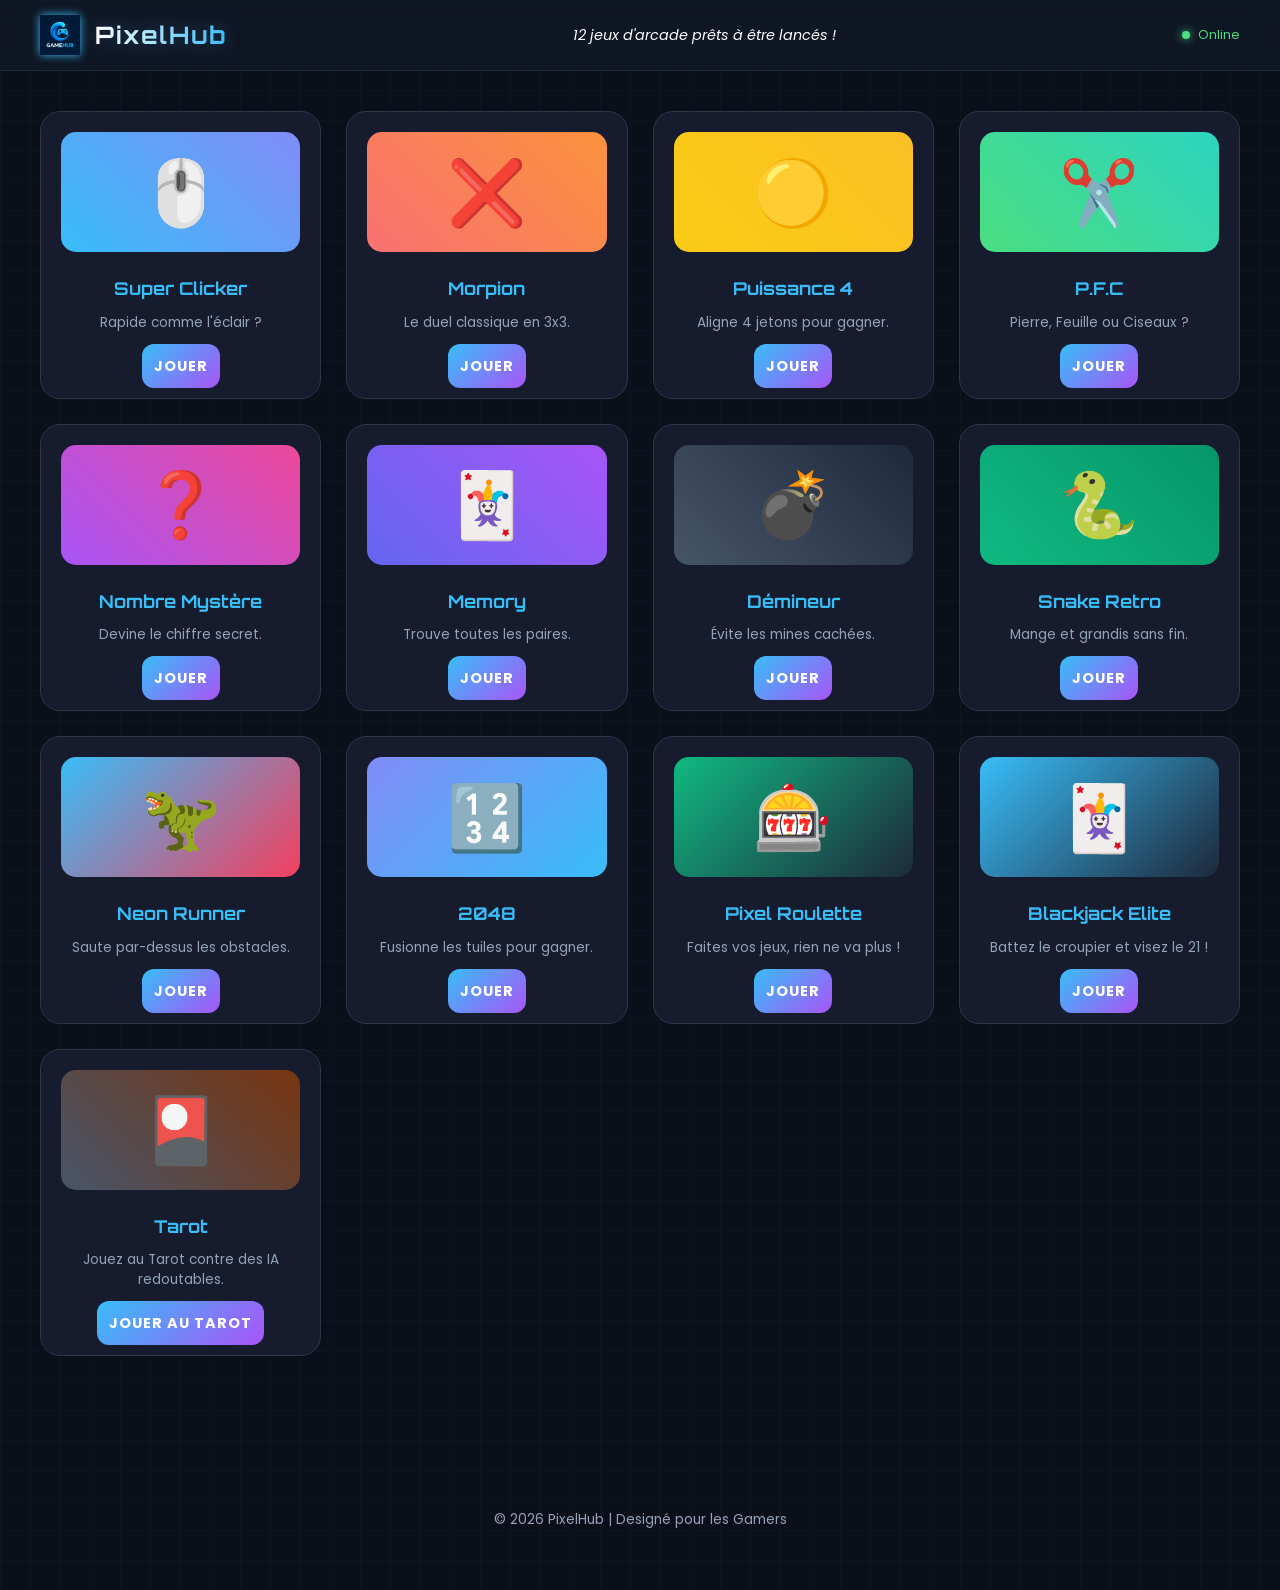
<file: index.html>
<!DOCTYPE html>
<html lang="fr">
<head>
    <meta charset="UTF-8">
    <meta name="viewport" content="width=device-width, initial-scale=1.0">
    <title>PixelHub - Ton Univers Gaming</title>
    <link rel="icon" type="image/png" href="assets/img/favicon.png">
    <link rel="stylesheet" href="style.css">
</head>
<body>

    <header class="main-header">
    <div class="header-left">
        <img src="assets/img/logo.png" alt="Logo" class="mini-logo">
        <div class="brand">
            <h1>Pixel<span>Hub</span></h1>
        </div>
    </div>
    <div class="header-center">
        <p class="slogan">12 jeux d'arcade prêts à être lancés !</p>
    </div>
    <div class="header-right">
        <span class="status-dot"></span> Online
    </div>
    </header>

    <main class="container">
        <div class="game-grid">
            
            <div class="game-card">
                <div class="card-img" style="background: linear-gradient(45deg, #38bdf8, #818cf8);">🖱️</div>
                <div class="card-content">
                    <h3>Super Clicker</h3>
                    <p>Rapide comme l'éclair ?</p>
                    <a href="games/clicker/index.html" class="play-btn">Jouer</a>
                </div>
            </div>

            <div class="game-card">
                <div class="card-img" style="background: linear-gradient(45deg, #f87171, #fb923c);">❌</div>
                <div class="card-content">
                    <h3>Morpion</h3>
                    <p>Le duel classique en 3x3.</p>
                    <a href="games/morpion/index.html" class="play-btn">Jouer</a>
                </div>
            </div>

            <div class="game-card">
                <div class="card-img" style="background: linear-gradient(45deg, #facc15, #fbbf24);">🟡</div>
                <div class="card-content">
                    <h3>Puissance 4</h3>
                    <p>Aligne 4 jetons pour gagner.</p>
                    <a href="games/puissance4/index.html" class="play-btn">Jouer</a>
                </div>
            </div>

            <div class="game-card">
                <div class="card-img" style="background: linear-gradient(45deg, #4ade80, #2dd4bf);">✂️</div>
                <div class="card-content">
                    <h3>P.F.C</h3>
                    <p>Pierre, Feuille ou Ciseaux ?</p>
                    <a href="games/pfc/index.html" class="play-btn">Jouer</a>
                </div>
            </div>

            <div class="game-card">
                <div class="card-img" style="background: linear-gradient(45deg, #a855f7, #ec4899);">❓</div>
                <div class="card-content">
                    <h3>Nombre Mystère</h3>
                    <p>Devine le chiffre secret.</p>
                    <a href="games/devine/index.html" class="play-btn">Jouer</a>
                </div>
            </div>

            <div class="game-card">
                <div class="card-img" style="background: linear-gradient(45deg, #6366f1, #a855f7);">🃏</div>
                <div class="card-content">
                    <h3>Memory</h3>
                    <p>Trouve toutes les paires.</p>
                    <a href="games/memory/index.html" class="play-btn">Jouer</a>
                </div>
            </div>

            <div class="game-card">
                <div class="card-img" style="background: linear-gradient(45deg, #475569, #1e293b);">💣</div>
                <div class="card-content">
                    <h3>Démineur</h3>
                    <p>Évite les mines cachées.</p>
                    <a href="games/demineur/index.html" class="play-btn">Jouer</a>
                </div>
            </div>

            <div class="game-card">
                <div class="card-img" style="background: linear-gradient(45deg, #10b981, #059669);">🐍</div>
                <div class="card-content">
                    <h3>Snake Retro</h3>
                    <p>Mange et grandis sans fin.</p>
                    <a href="games/snake/index.html" class="play-btn">Jouer</a>
                </div>
            </div>

            <div class="game-card">
                <div class="card-img" style="background: linear-gradient(135deg, #38bdf8, #f43f5e);">🦖</div>
                <div class="card-content">
                    <h3>Neon Runner</h3>
                    <p>Saute par-dessus les obstacles.</p>
                    <a href="games/dino/index.html" class="play-btn">Jouer</a>
                </div>
            </div>

            <div class="game-card">
                <div class="card-img" style="background: linear-gradient(135deg, #818cf8, #38bdf8);">🔢</div>
                <div class="card-content">
                    <h3>2048</h3>
                    <p>Fusionne les tuiles pour gagner.</p>
                    <a href="games/2048/index.html" class="play-btn">Jouer</a>
                </div>
            </div>
            <div class="game-card">
                <div class="card-img" style="background: linear-gradient(135deg, #10b981, #1e293b);">🎰</div>
                <div class="card-content">
                    <h3>Pixel Roulette</h3>
                    <p>Faites vos jeux, rien ne va plus !</p>
                    <a href="games/roulette/index.html" class="play-btn">Jouer</a>
                </div>
            </div>
            <div class="game-card">
                <div class="card-img" style="background: linear-gradient(135deg, #38bdf8, #1e293b);">🃏</div>
                <div class="card-content">
                    <h3>Blackjack Elite</h3>
                    <p>Battez le croupier et visez le 21 !</p>
                    <a href="games/blackjack/index.html" class="play-btn">Jouer</a>
                </div>
            </div>
            
            <div class="game-card">
                <div class="card-img" style="background: linear-gradient(45deg, #475569, #78350f);">🎴</div>
                <div class="card-content">
                    <h3>Tarot</h3>
                    <p>Jouez au Tarot contre des IA redoutables.</p>
                    <a href="games/tarot/index.html" class="play-btn">Jouer au Tarot</a>
                </div>
            </div>
            

        </div>
    </main>

    <footer>
        <p>&copy; 2026 PixelHub | Designé pour les Gamers</p>
    </footer>

</body>
</html>
</file>
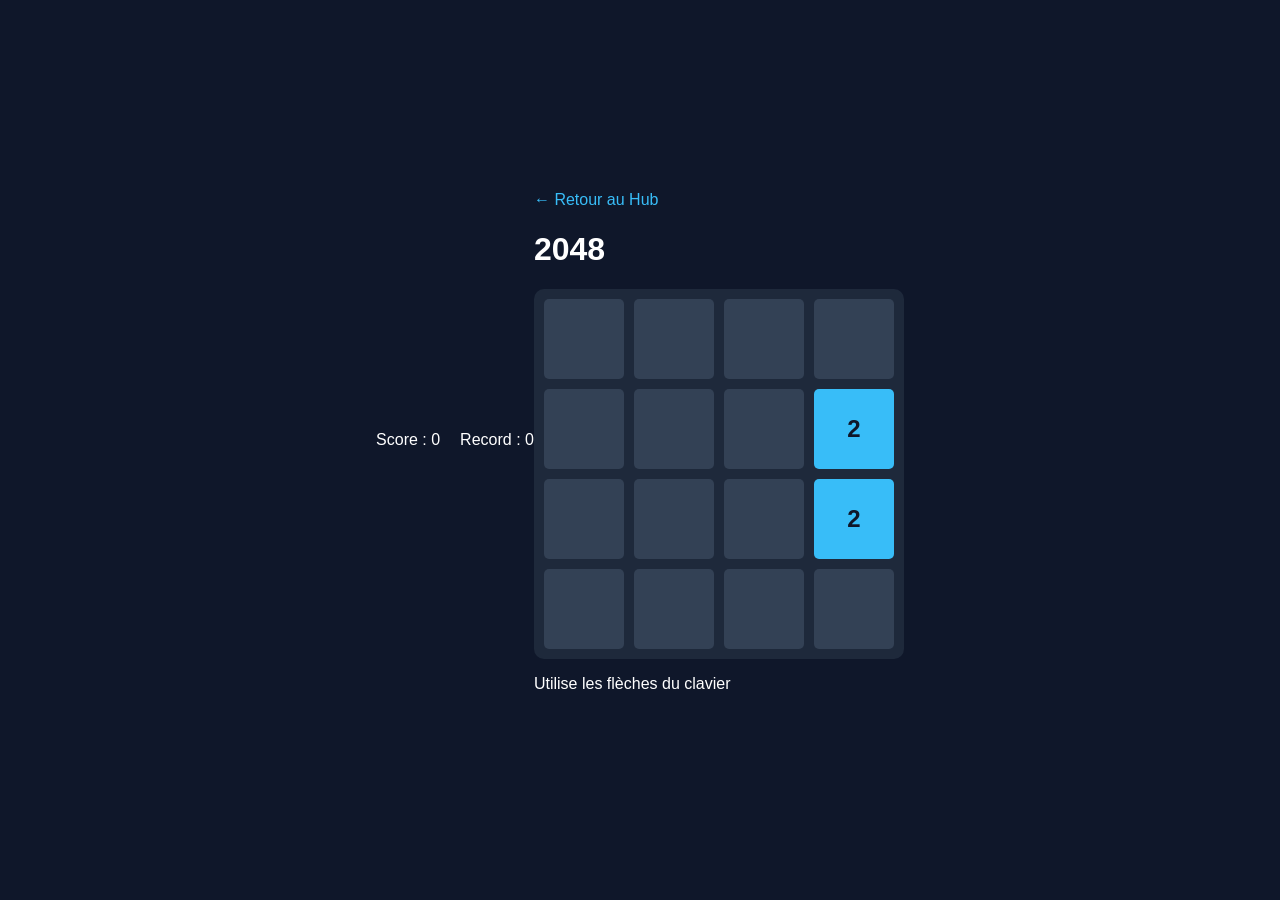
<file: games/2048/index.html>
<!DOCTYPE html>
<html lang="fr">
<head>
    <meta charset="UTF-8">
    <title>2048 - PixelHub</title>
    <link rel="stylesheet" href="style.css">
</head>
<body>
    <div class="score-container">
        <div>Score : <span id="score-val">0</span></div>
        <div>Record : <span id="high-score-val">0</span></div>
    </div>
    <div class="game-container">
        <a href="../../index.html" class="back-link">← Retour au Hub</a>
        <h1>2048</h1>
        <div id="grid"></div>
        <p>Utilise les flèches du clavier</p>
    </div>
    <script src="script.js"></script>
</body>
</html>
</file>
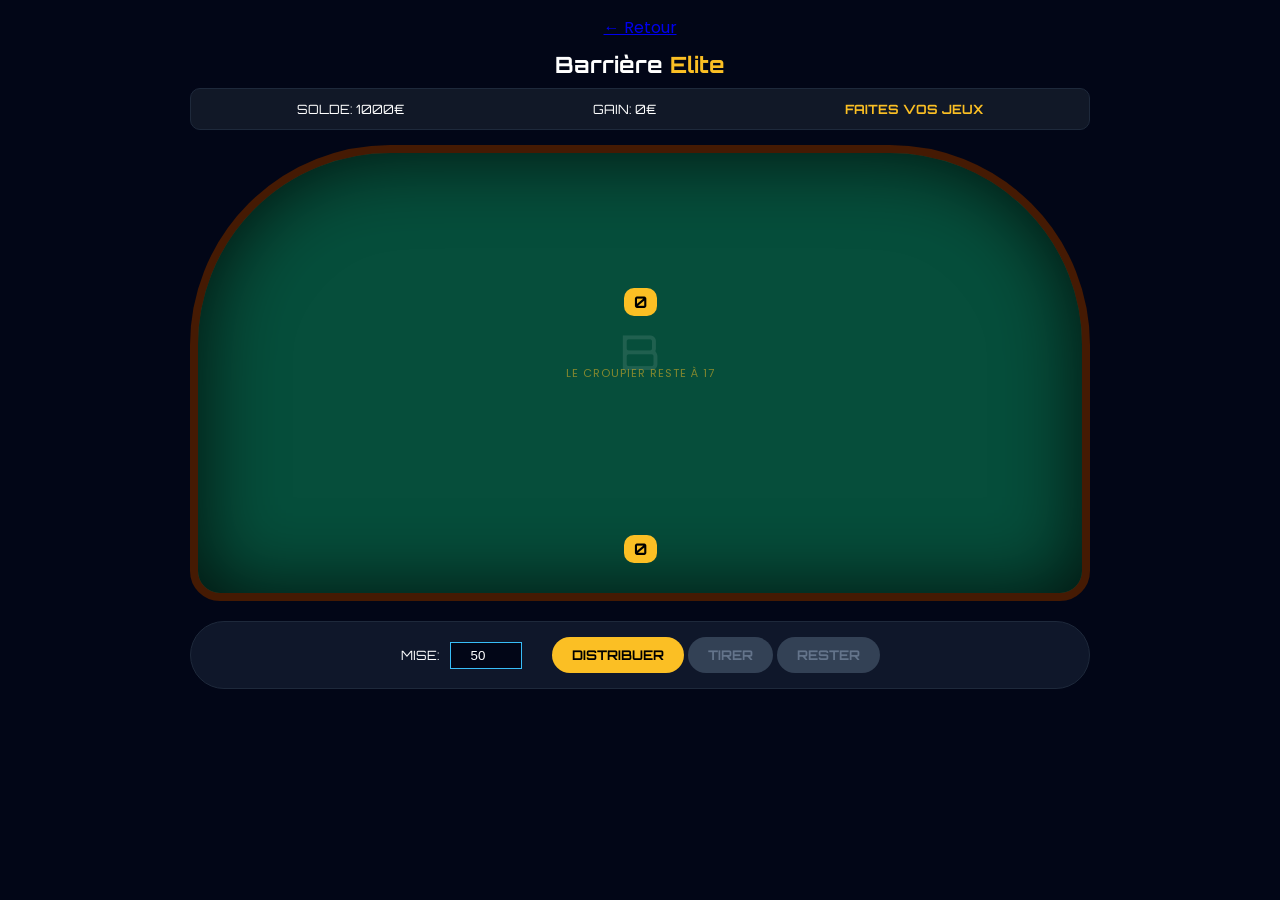
<file: games/blackjack/index.html>
<!DOCTYPE html>
<html lang="fr">
<head>
    <meta charset="UTF-8">
    <title>Barrière Elite - Blackjack</title>
    <link rel="stylesheet" href="style.css">
</head>
<body>
    <div class="game-container">
        <header>
            <a href="../../index.html" class="back-link">← Retour</a>
            <h1>Barrière <span>Elite</span></h1>
        </header>

        <div class="stats-panel">
            <div class="stat-box">SOLDE: <span id="balance">1000</span>€</div>
            <div class="stat-box win-total">GAIN: <span id="last-win">0</span>€</div>
            <div id="status-label" class="stat-box status-msg">FAITES VOS JEUX</div>
        </div>

        <div class="blackjack-table">
            <div class="dealer-section">
                <div id="dealer-cards" class="hand"></div>
                <div class="score-badge" id="dealer-score-badge">0</div>
            </div>

            <div class="table-center">
                <div class="logo-b">B</div>
                <div class="rules">LE CROUPIER RESTE À 17</div>
            </div>

            <div class="player-section">
                <div id="player-cards" class="hand"></div>
                <div class="score-badge" id="player-score-badge">0</div>
            </div>
        </div>

        <div class="interface">
            <div class="bet-area">
                <label>MISE:</label>
                <input type="number" id="bet-input" value="50" min="10">
            </div>
            <div class="button-group">
                <button id="btn-deal" class="btn-main" onclick="startNewGame()">DISTRIBUER</button>
                <button id="btn-hit" class="btn-action" onclick="playerHit()" disabled>TIRER</button>
                <button id="btn-stand" class="btn-action" onclick="playerStand()" disabled>RESTER</button>
            </div>
        </div>
    </div>
    <script src="script.js"></script>
</body>
</html>
</file>
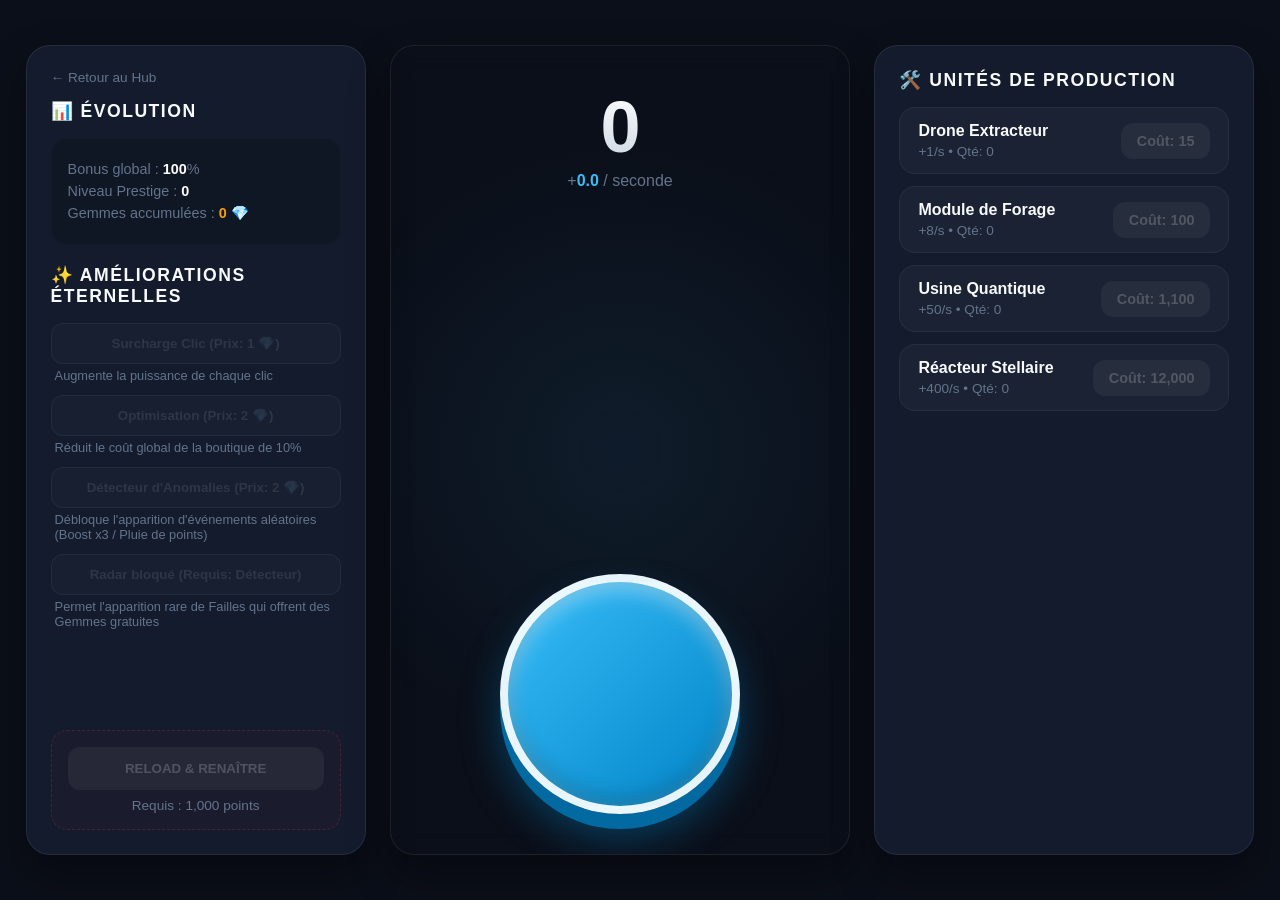
<file: games/clicker/index.html>
<!DOCTYPE html>
<html lang="fr">
<head>
    <meta charset="UTF-8">
    <meta name="viewport" content="width=device-width, initial-scale=1.0">
    <title>Production Clicker Pro</title>
    <link rel="stylesheet" href="style.css">
</head>
<body>
    <div id="event-container"></div>

    <div class="game-layouts">
        <div class="panel sidebar-left">
            <a href="../../index.html" class="back-link">← Retour au Hub</a>
            <h2>📊 Évolution</h2>
            <div class="stat-card">
                <p>Bonus global : <span id="global-mult" class="highlight">100</span>%</p>
                <p>Niveau Prestige : <span id="prestige-level" class="highlight">0</span></p>
                <p>Gemmes accumulées : <span id="prestige-gems" class="highlight-gem">0</span> 💎</p>
            </div>

            <h2>✨ Améliorations Éternelles</h2>
            <div class="prestige-shop">
                <div class="prestige-item">
                    <button id="upgrade-click" class="p-btn" disabled>Surcharge Clic</button>
                    <small>Augmente la puissance de chaque clic</small>
                </div>
                <div class="prestige-item">
                    <button id="upgrade-discount" class="p-btn" disabled>Optimisation des Coûts</button>
                    <small>Réduit le coût global de la boutique de 10%</small>
                </div>
                <div class="prestige-item">
                    <button id="upgrade-events" class="p-btn" disabled>Détecteur d'Anomalies</button>
                    <small>Débloque l'apparition d'événements aléatoires (Boost x3 / Pluie de points)</small>
                </div>
                <div class="prestige-item">
                    <button id="upgrade-rift" class="p-btn" disabled>Radar de Failles</button>
                    <small>Permet l'apparition rare de Failles qui offrent des Gemmes gratuites</small>
                </div>
            </div>

            <div class="reload-zone">
                <button id="prestige-btn" class="prestige-main-btn" disabled>RELOAD & RENAÎTRE</button>
                <p id="objective-text">Requis : <span id="req-score">1,000</span> points</p>
            </div>
        </div>

        <div class="panel center-zone">
            <div class="score-container">
                <h1 id="score-display">0</h1>
                <p style="color: var(--text-muted); margin: 4px 0 0 0;">+<span id="bps-display" style="color: var(--accent); font-weight: 600;">0</span> / seconde</p>
            </div>
            
            <div class="clicker-wrapper">
                <button id="click-me"></button>
            </div>
            
            <div id="active-event-alert" class="hidden">⚡ EVENT ACTIVE !</div>
        </div>

        <div class="panel sidebar-right">
            <h2>🛠️ Unités de Production</h2>
            <div class="shop-list">
                <div class="shop-card">
                    <div class="shop-info">
                        <h3>Drone Extracteur</h3>
                        <p>+1/s • Qté: <span id="count-1">0</span></p>
                    </div>
                    <button id="buy-1" class="buy-btn">Coût: <span id="cost-1">15</span></button>
                </div>
                <div class="shop-card">
                    <div class="shop-info">
                        <h3>Module de Forage</h3>
                        <p>+8/s • Qté: <span id="count-2">0</span></p>
                    </div>
                    <button id="buy-2" class="buy-btn">Coût: <span id="cost-2">100</span></button>
                </div>
                <div class="shop-card">
                    <div class="shop-info">
                        <h3>Usine Quantique</h3>
                        <p>+50/s • Qté: <span id="count-3">0</span></p>
                    </div>
                    <button id="buy-3" class="buy-btn">Coût: <span id="cost-3">1,100</span></button>
                </div>
                <div class="shop-card">
                    <div class="shop-info">
                        <h3>Réacteur Stellaire</h3>
                        <p>+400/s • Qté: <span id="count-4">0</span></p>
                    </div>
                    <button id="buy-4" class="buy-btn">Coût: <span id="cost-4">12,000</span></button>
                </div>
            </div>
        </div>
    </div>

    <script src="script.js"></script>
</body>
</html>
</file>
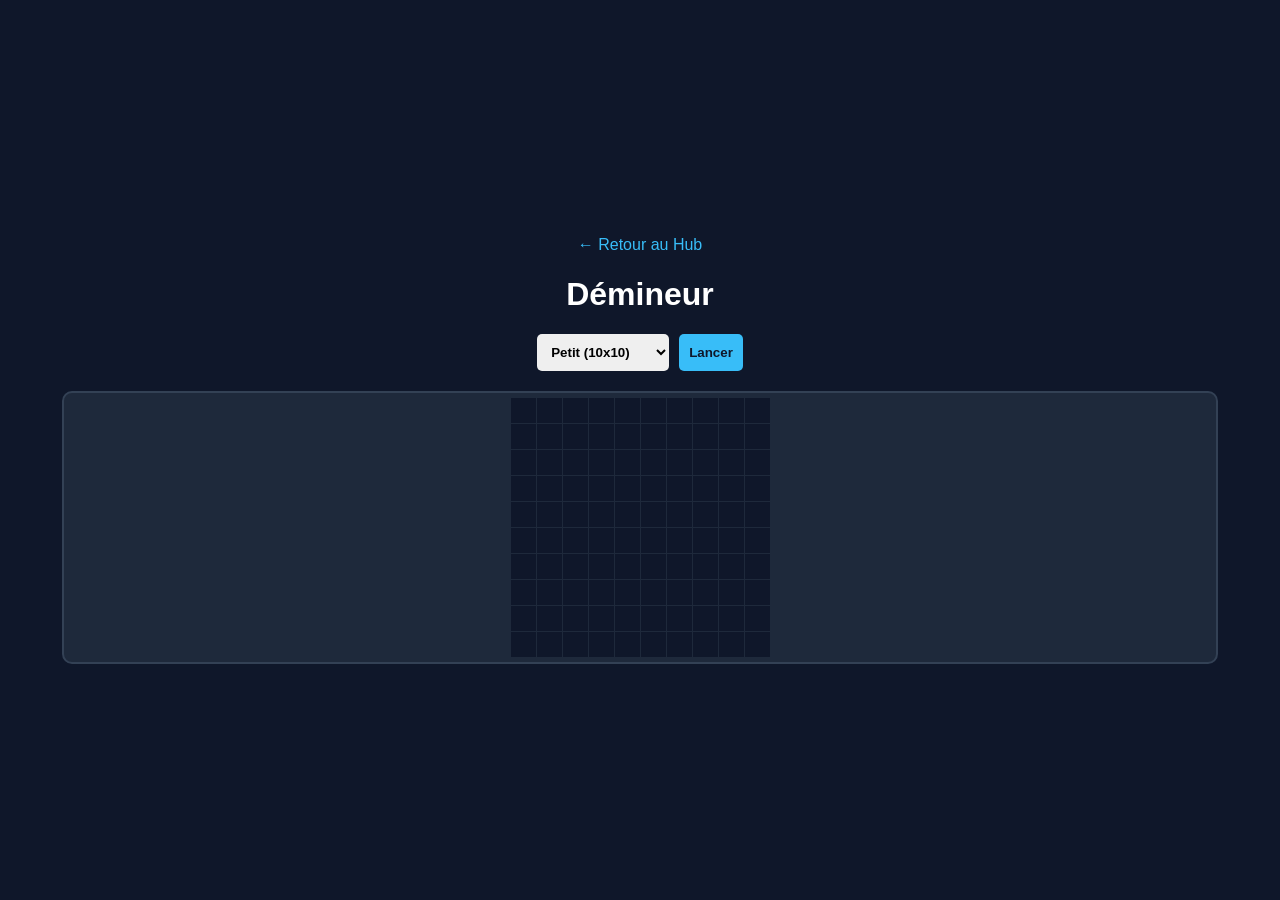
<file: games/demineur/index.html>
<!DOCTYPE html>
<html lang="fr">
<head>
    <meta charset="UTF-8">
    <title>Démineur Pro - PixelHub</title>
    <link rel="stylesheet" href="style.css">
</head>
<body>
    <div class="game-container">
        <a href="../../index.html" class="back-link">← Retour au Hub</a>
        <h1>Démineur</h1>
        <div class="controls">
            <select id="difficulty">
                <option value="10">Petit (10x10)</option>
                <option value="25">Moyen (25x25)</option>
                <option value="50">Grand (50x50)</option>
                <option value="80">Géant (80x80)</option>
            </select>
            <button id="restart">Lancer</button>
        </div>
        <div class="board-wrapper">
            <div id="board"></div>
        </div>
    </div>
    <script src="script.js"></script>
</body>
</html>
</file>
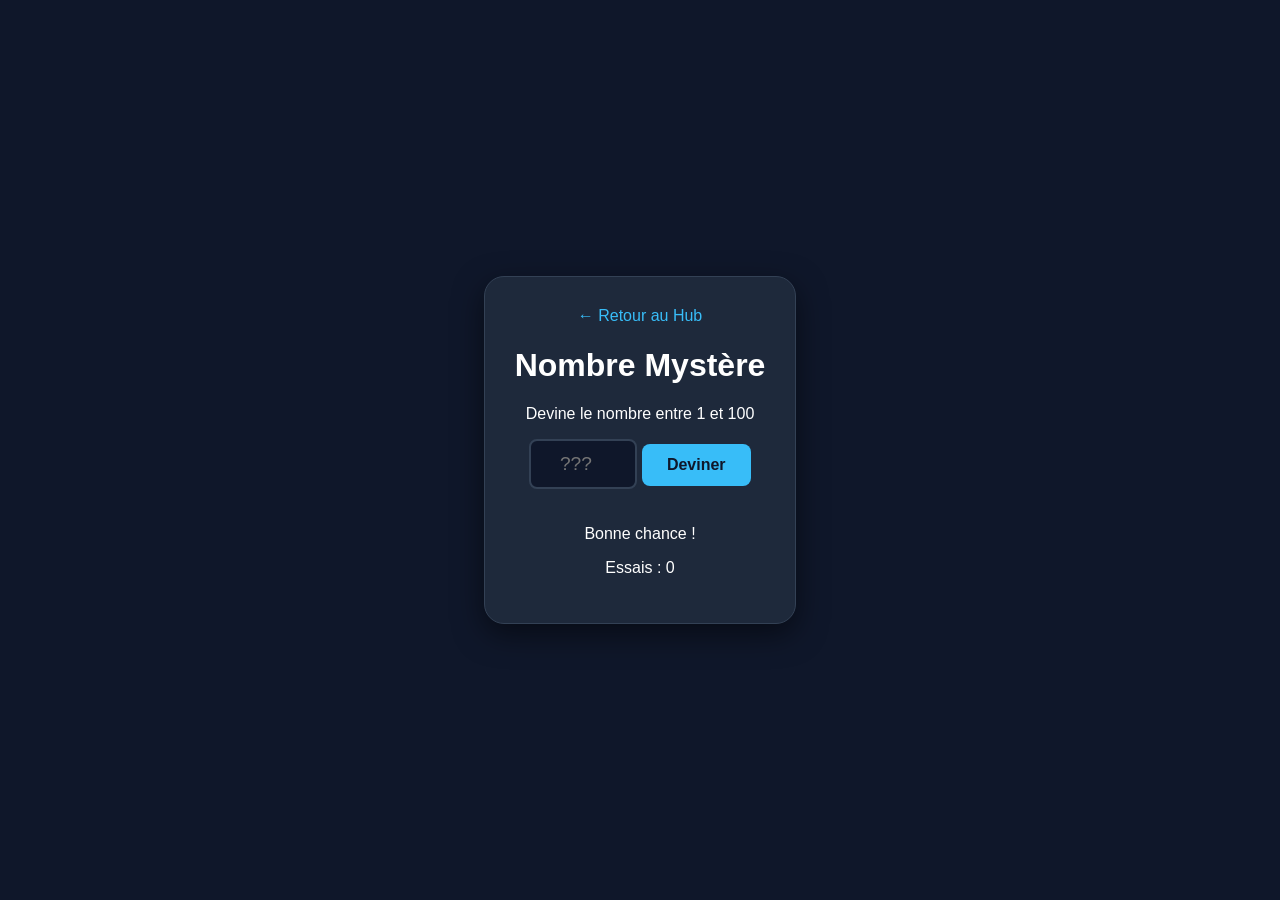
<file: games/devine/index.html>
<!DOCTYPE html>
<html lang="fr">
<head>
    <meta charset="UTF-8">
    <title>Nombre Mystère - PixelHub</title>
    <link rel="stylesheet" href="style.css">
</head>
<body>
    <div class="game-container">
        <a href="../../index.html" class="back-link">← Retour au Hub</a>
        <h1>Nombre Mystère</h1>
        <p>Devine le nombre entre 1 et 100</p>
        <input type="number" id="guess-input" placeholder="???">
        <button id="guess-btn">Deviner</button>
        <p id="message">Bonne chance !</p>
        <p>Essais : <span id="attempts">0</span></p>
    </div>
    <script src="script.js"></script>
</body>
</html>
</file>
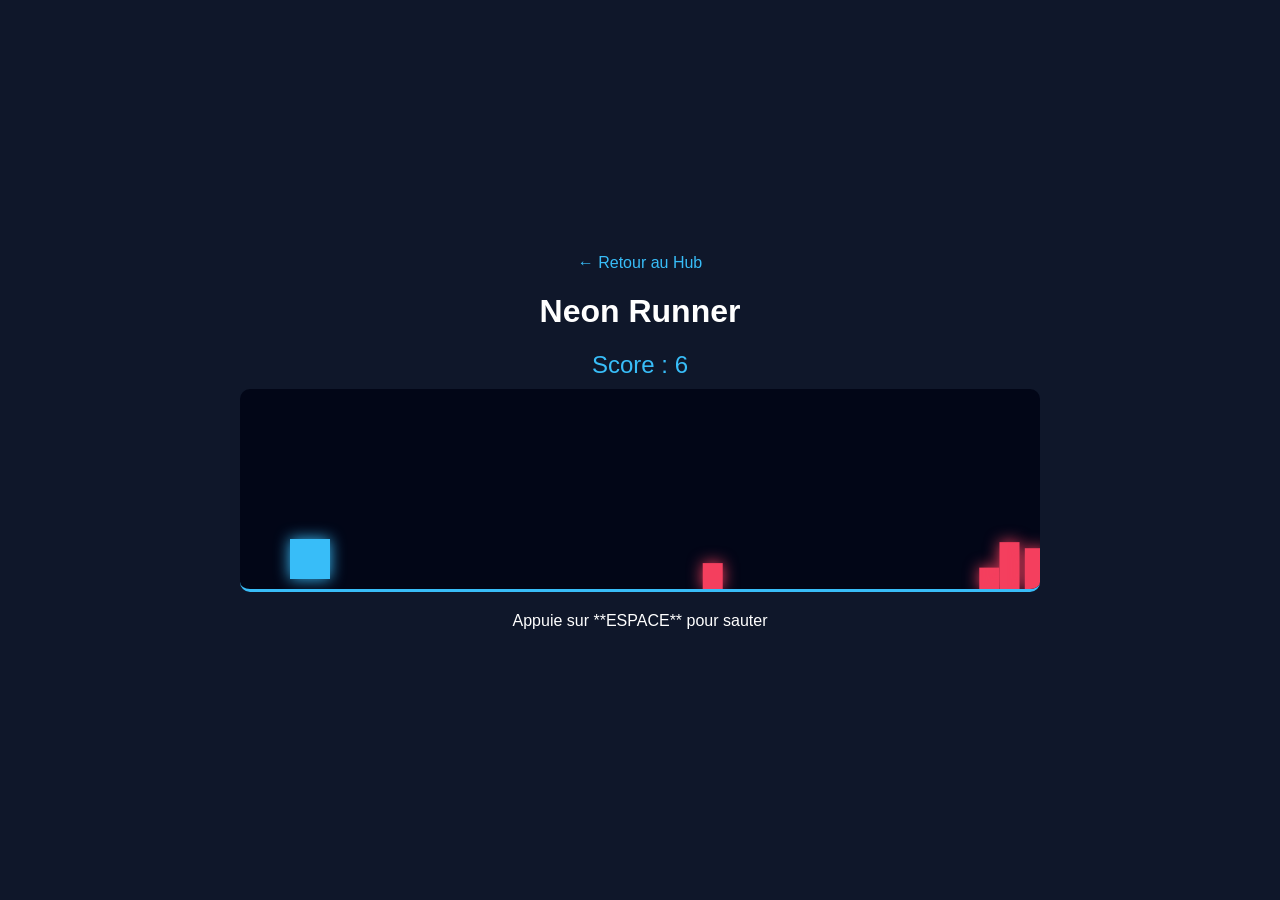
<file: games/dino/index.html>
<!DOCTYPE html>
<html lang="fr">
<head>
    <meta charset="UTF-8">
    <title>Neon Runner - PixelHub</title>
    <link rel="stylesheet" href="style.css">
</head>
<body>
    <div class="game-container">
        <a href="../../index.html" class="back-link">← Retour au Hub</a>
        <h1>Neon Runner</h1>
        <div id="score">Score : 0</div>
        <canvas id="gameCanvas" width="800" height="200"></canvas>
        <p>Appuie sur **ESPACE** pour sauter</p>
    </div>
    <script src="script.js"></script>
</body>
</html>
</file>
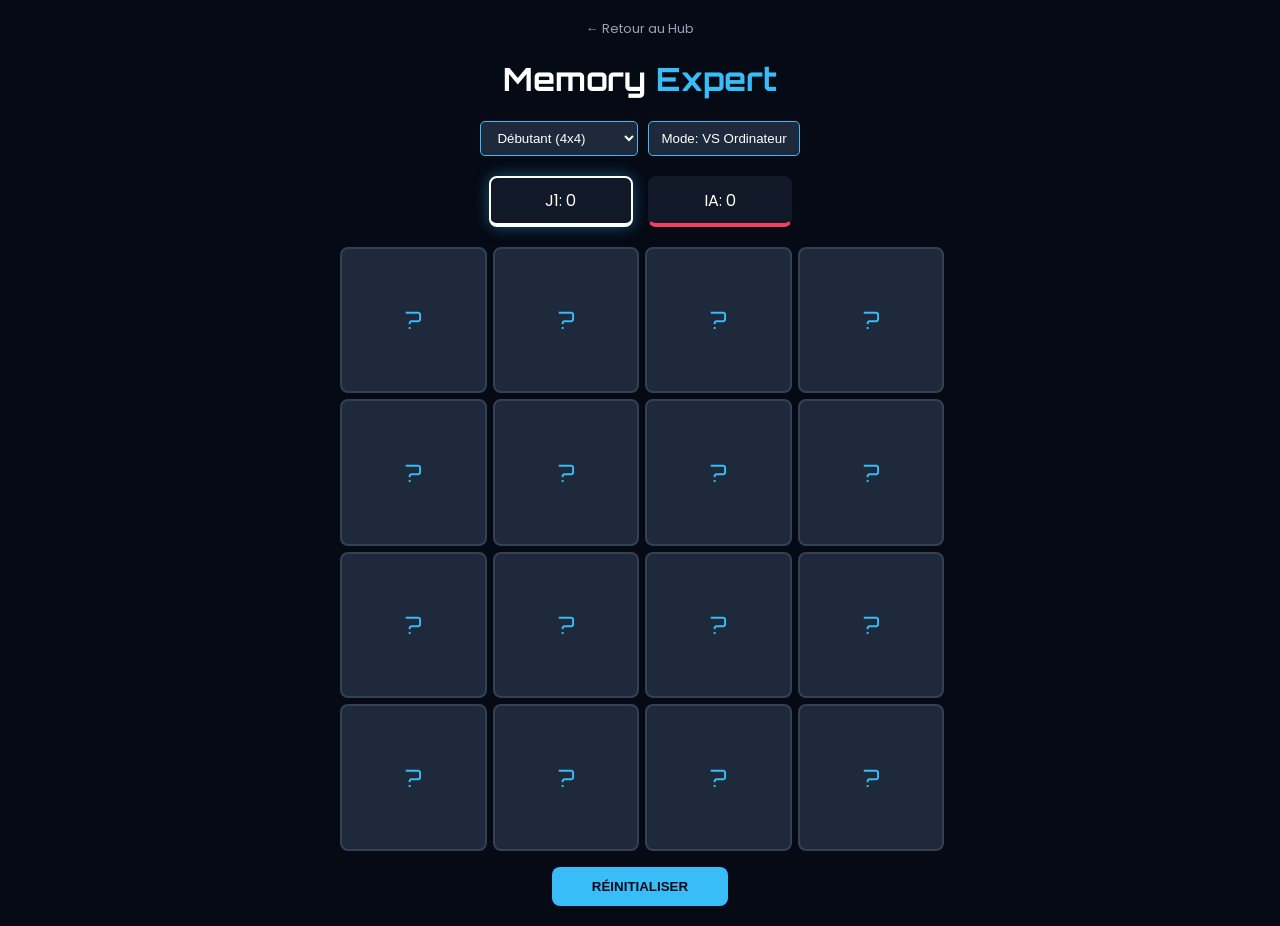
<file: games/memory/index.html>
<!DOCTYPE html>
<html lang="fr">
<head>
    <meta charset="UTF-8">
    <meta name="viewport" content="width=device-width, initial-scale=1.0">
    <title>PixelHub - Memory Pro</title>
    <link rel="stylesheet" href="style.css">
</head>
<body>
    <div class="game-container">
        <header>
            <a href="../../index.html" class="back-link">← Retour au Hub</a>
            <h1>Memory <span>Expert</span></h1>
            
            <div class="controls">
                <select id="difficulty" onchange="initGame()">
                    <option value="4">Débutant (4x4)</option>
                    <option value="6">Intermédiaire (6x6)</option>
                    <option value="8">Expert (8x8)</option>
                </select>
                <button id="mode-btn" onclick="toggleMode()">Mode: VS Ordinateur</button>
            </div>
        </header>

        <div class="scoreboard">
            <div id="box-p1" class="score-box p1 active">J1: <span id="s1">0</span></div>
            <div id="box-p2" class="score-box p2">IA: <span id="s2">0</span></div>
        </div>

        <div id="grid" class="memory-grid"></div>

        <button class="reset-btn" onclick="initGame()">Réinitialiser</button>
    </div>
    <script src="script.js"></script>
</body>
</html>
</file>
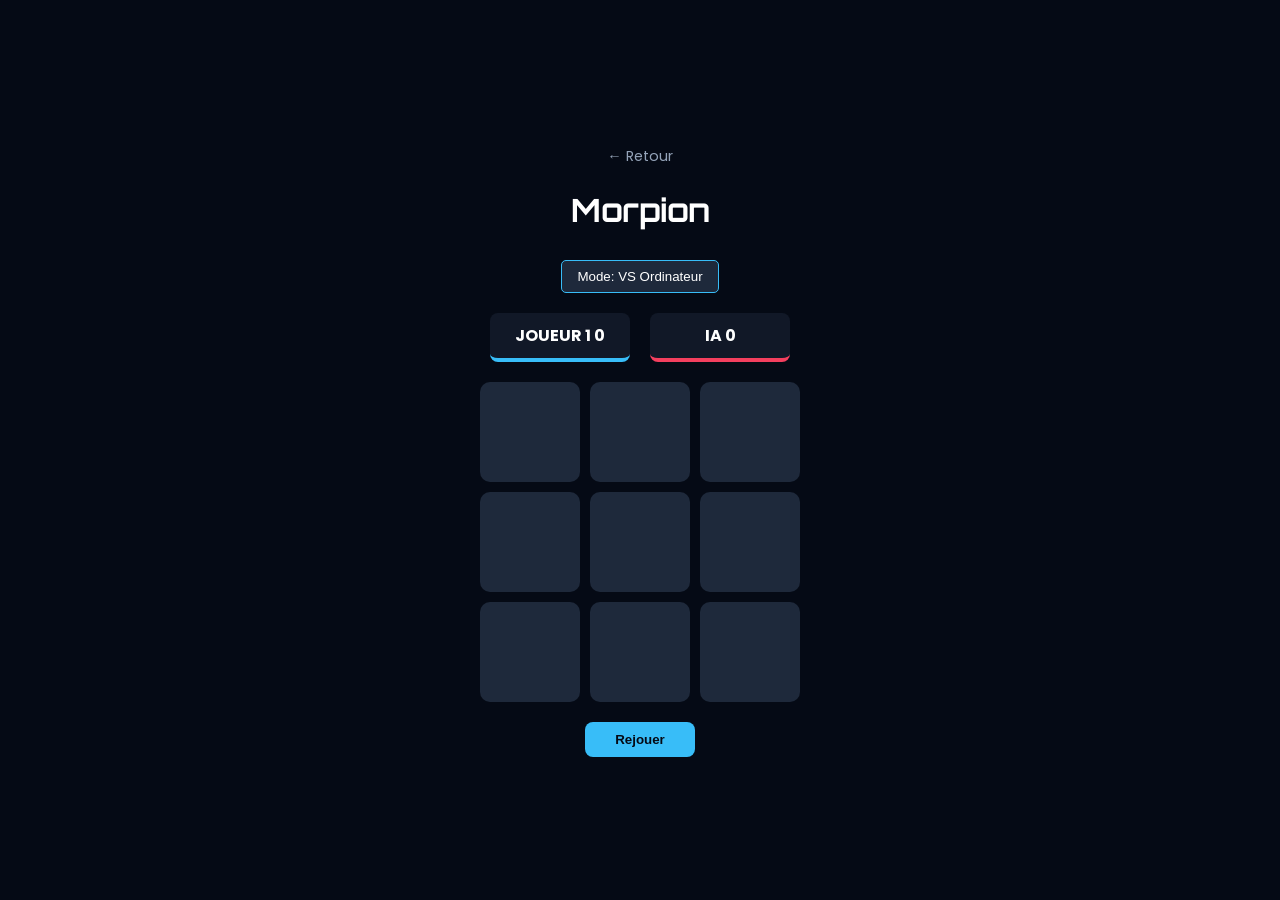
<file: games/morpion/index.html>
<!DOCTYPE html>
<html lang="fr">
<head>
    <meta charset="UTF-8">
    <title>PixelHub - Morpion</title>
    <link rel="stylesheet" href="style.css">
</head>
<body>
    <div class="game-container">
        <header>
            <a href="../../index.html" class="back-link">← Retour</a>
            <h1>Morpion</h1>
            <button id="mode-btn" onclick="toggleMode()">Mode: VS Ordinateur</button>
        </header>

        <div class="scoreboard">
            <div class="score-box p1">JOUEUR 1 <span id="s1">0</span></div>
            <div class="score-box p2"><span id="p2-name">IA</span> <span id="s2">0</span></div>
        </div>

        <div id="grid" class="grid">
            <div class="cell" onclick="handleMove(0)"></div>
            <div class="cell" onclick="handleMove(1)"></div>
            <div class="cell" onclick="handleMove(2)"></div>
            <div class="cell" onclick="handleMove(3)"></div>
            <div class="cell" onclick="handleMove(4)"></div>
            <div class="cell" onclick="handleMove(5)"></div>
            <div class="cell" onclick="handleMove(6)"></div>
            <div class="cell" onclick="handleMove(7)"></div>
            <div class="cell" onclick="handleMove(8)"></div>
        </div>

        <button class="reset-btn" onclick="resetGame()">Rejouer</button>
    </div>

    <script src="script.js"></script>
</body>
</html>
</file>
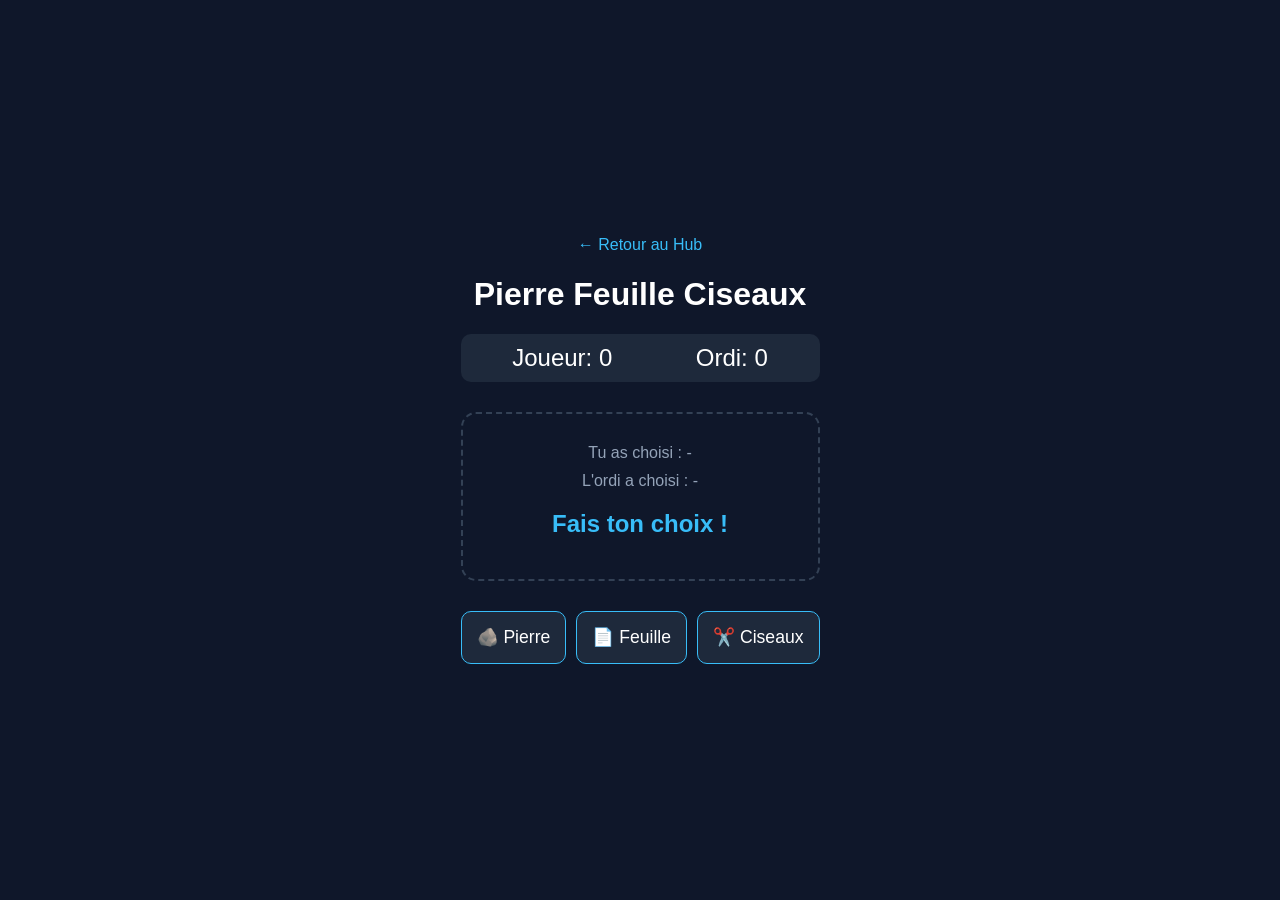
<file: games/pfc/index.html>
<!DOCTYPE html>
<html lang="fr">
<head>
    <meta charset="UTF-8">
    <title>PFC - PixelHub</title>
    <link rel="stylesheet" href="style.css">
</head>
<body>
    <div class="game-container">
        <a href="../../index.html" class="back-link">← Retour au Hub</a>
        <h1>Pierre Feuille Ciseaux</h1>
        
        <div class="score-board">
            <div class="score">Joueur: <span id="player-score">0</span></div>
            <div class="score">Ordi: <span id="computer-score">0</span></div>
        </div>

        <div class="display">
            <div class="choice-view">Tu as choisi : <span id="player-choice">-</span></div>
            <div class="choice-view">L'ordi a choisi : <span id="computer-choice">-</span></div>
            <h2 id="result-text">Fais ton choix !</h2>
        </div>

        <div class="buttons">
            <button class="choice-btn" data-choice="pierre">🪨 Pierre</button>
            <button class="choice-btn" data-choice="feuille">📄 Feuille</button>
            <button class="choice-btn" data-choice="ciseaux">✂️ Ciseaux</button>
        </div>
    </div>
    <script src="script.js"></script>
</body>
</html>
</file>
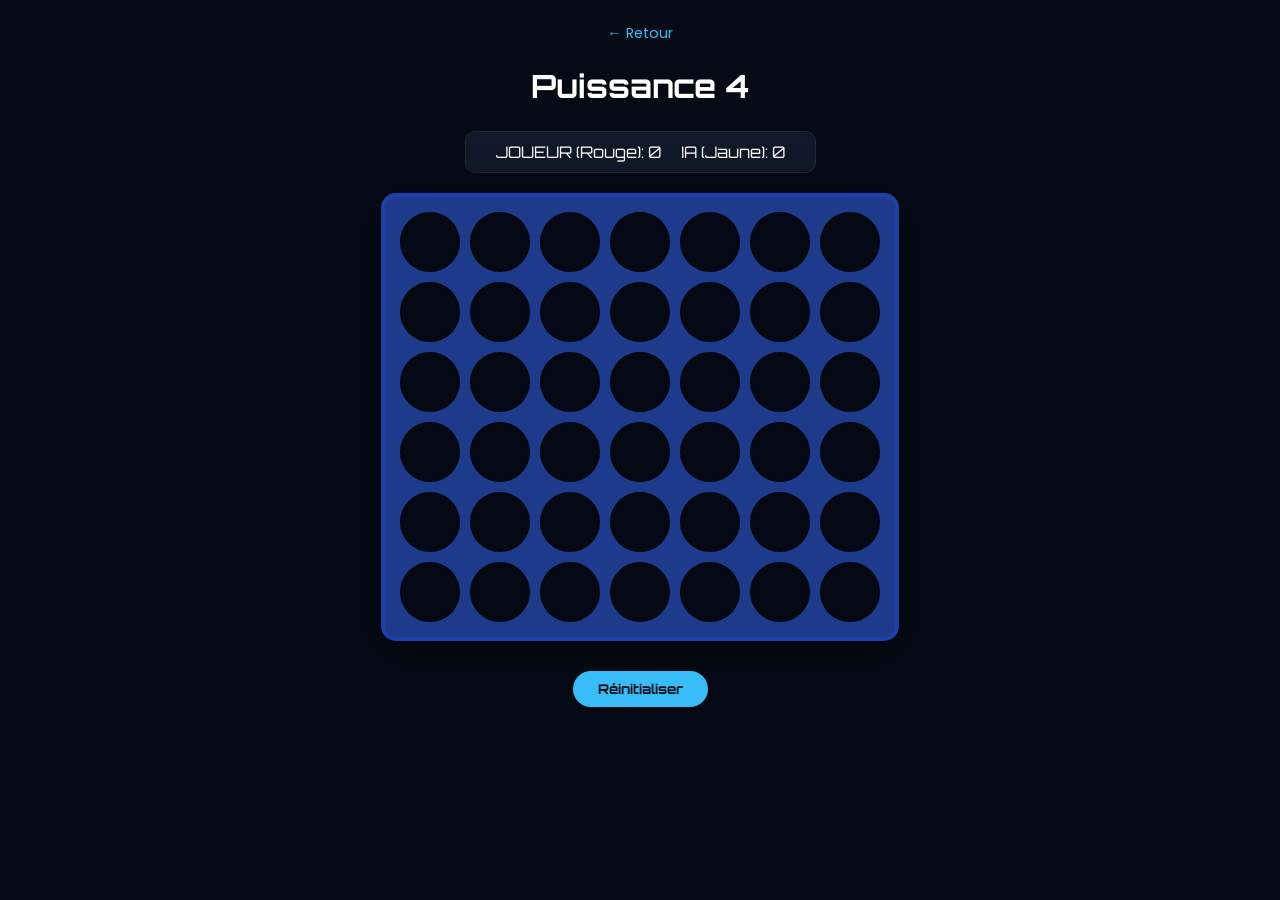
<file: games/puissance4/index.html>
<!DOCTYPE html>
<html lang="fr">
<head>
    <meta charset="UTF-8">
    <title>Puissance 4 - Barrière Edition</title>
    <style>
        @import url('https://fonts.googleapis.com/css2?family=Orbitron:wght@400;700&family=Poppins:wght@300;600&display=swap');

        body {
            background-color: #050a15;
            color: white;
            font-family: 'Poppins', sans-serif;
            display: flex;
            flex-direction: column;
            align-items: center;
            margin: 0;
            min-height: 100vh;
        }

        header { margin-top: 20px; text-align: center; }
        h1 { font-family: 'Orbitron'; color: white; margin-bottom: 5px; }
        .back-link { color: #38bdf8; text-decoration: none; font-size: 0.9rem; }

        .stats {
            display: flex;
            gap: 20px;
            background: #111827;
            padding: 10px 30px;
            border-radius: 10px;
            margin: 20px 0;
            border: 1px solid #1e293b;
            font-family: 'Orbitron';
        }

        #game-board {
            background-color: #1e3a8a; /* Bleu profond Barrière */
            padding: 15px;
            border-radius: 15px;
            display: grid;
            grid-template-columns: repeat(7, 60px);
            grid-template-rows: repeat(6, 60px);
            gap: 10px;
            box-shadow: 0 10px 50px rgba(0,0,0,0.5);
            border: 4px solid #1e40af;
        }

        .cell {
            background-color: #050a15;
            border-radius: 50%;
            width: 60px;
            height: 60px;
            cursor: pointer;
            transition: 0.3s;
            box-shadow: inset 0 0 10px rgba(0,0,0,0.5);
        }

        .cell:hover { background-color: #1e293b; }
        .cell.player1 { background-color: #ef4444; box-shadow: 0 0 15px #ef4444; } /* Rouge */
        .cell.player2 { background-color: #fbbf24; box-shadow: 0 0 15px #fbbf24; } /* Jaune */

        .controls { margin-top: 30px; }
        button {
            background: #38bdf8;
            color: #050a15;
            border: none;
            padding: 10px 25px;
            border-radius: 20px;
            font-family: 'Orbitron';
            font-weight: bold;
            cursor: pointer;
            transition: 0.2s;
        }
        button:hover { transform: scale(1.05); background: white; }
    </style>
</head>
<body>

    <header>
        <a href="../../index.html" class="back-link">← Retour</a>
        <h1>Puissance 4</h1>
    </header>

    <div class="stats">
        <div>JOUEUR (Rouge): <span id="score1">0</span></div>
        <div>IA (Jaune): <span id="score2">0</span></div>
    </div>

    <div id="game-board"></div>

    <div class="controls">
        <button onclick="resetGame()">Réinitialiser</button>
    </div>

    <script>
        const ROWS = 6;
        const COLS = 7;
        let board = [];
        let currentPlayer = 1; // 1: Humain, 2: IA
        const boardElement = document.getElementById('game-board');

        function createBoard() {
            boardElement.innerHTML = '';
            board = Array(ROWS).fill().map(() => Array(COLS).fill(0));
            
            for (let r = 0; r < ROWS; r++) {
                for (let c = 0; c < COLS; c++) {
                    const cell = document.createElement('div');
                    cell.classList.add('cell');
                    cell.dataset.row = r;
                    cell.dataset.col = c;
                    cell.onclick = () => handleMove(c);
                    boardElement.appendChild(cell);
                }
            }
        }

        function handleMove(col) {
            // Trouver la ligne la plus basse vide
            for (let r = ROWS - 1; r >= 0; r--) {
                if (board[r][col] === 0) {
                    board[r][col] = currentPlayer;
                    updateBoard();
                    if (checkWin(r, col)) {
                        setTimeout(() => alert(currentPlayer === 1 ? "Vous avez gagné !" : "L'IA a gagné !"), 100);
                        return;
                    }
                    currentPlayer = (currentPlayer === 1) ? 2 : 1;
                    if (currentPlayer === 2) setTimeout(iaMove, 500);
                    return;
                }
            }
        }

        function iaMove() {
            let availableCols = [];
            for(let c=0; c<COLS; c++) if(board[0][c] === 0) availableCols.push(c);
            if(availableCols.length > 0) {
                const randomCol = availableCols[Math.floor(Math.random() * availableCols.length)];
                handleMove(randomCol);
            }
        }

        function updateBoard() {
            const cells = document.querySelectorAll('.cell');
            cells.forEach(cell => {
                const r = cell.dataset.row;
                const c = cell.dataset.col;
                cell.className = 'cell';
                if (board[r][c] === 1) cell.classList.add('player1');
                if (board[r][c] === 2) cell.classList.add('player2');
            });
        }

        function checkWin(r, c) {
            const val = board[r][c];
            // Logique simplifiée : Verticale, Horizontale, Diagonale
            return (checkDir(r, c, 1, 0) || checkDir(r, c, 0, 1) || checkDir(r, c, 1, 1) || checkDir(r, c, 1, -1));
        }

        function checkDir(r, c, dr, dc) {
            let count = 1;
            const val = board[r][c];
            // Vers l'avant
            for (let i = 1; i < 4; i++) {
                let nr = r + dr * i, nc = c + dc * i;
                if (nr >= 0 && nr < ROWS && nc >= 0 && nc < COLS && board[nr][nc] === val) count++;
                else break;
            }
            // Vers l'arrière
            for (let i = 1; i < 4; i++) {
                let nr = r - dr * i, nc = c - dc * i;
                if (nr >= 0 && nr < ROWS && nc >= 0 && nc < COLS && board[nr][nc] === val) count++;
                else break;
            }
            return count >= 4;
        }

        function resetGame() {
            currentPlayer = 1;
            createBoard();
        }

        createBoard();
    </script>
</body>
</html>
</file>
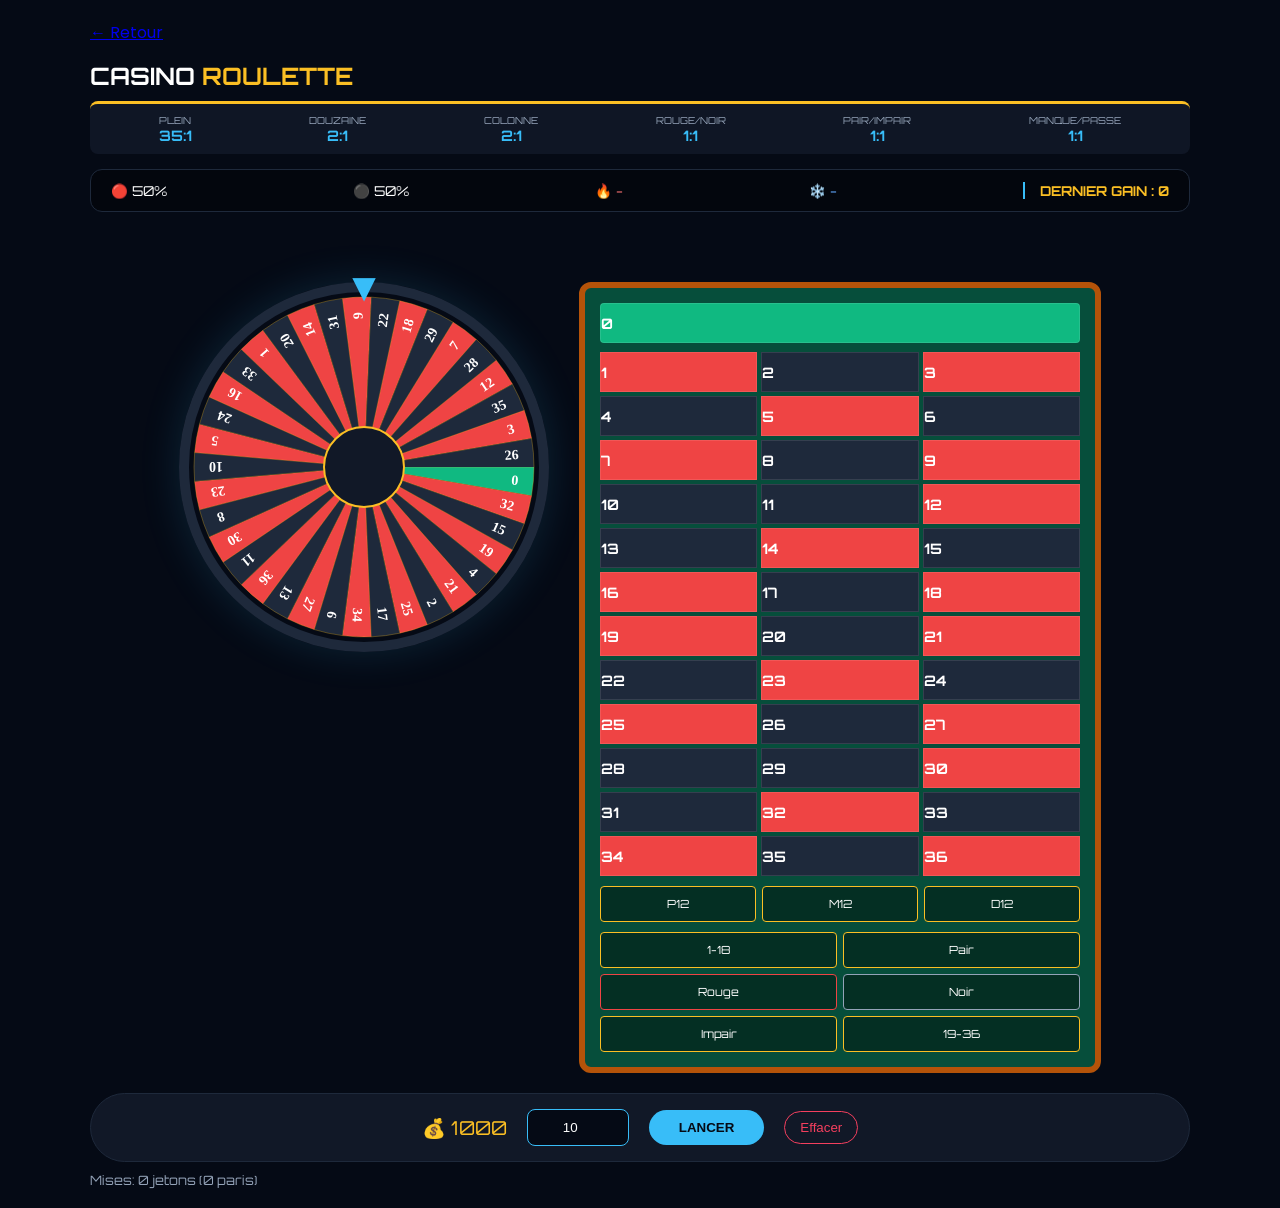
<file: games/roulette/index.html>
<!DOCTYPE html>
<html lang="fr">
<head>
    <meta charset="UTF-8">
    <meta name="viewport" content="width=device-width, initial-scale=1.0">
    <title>Casino Roulette - PixelHub</title>
    <link rel="stylesheet" href="style.css">
</head>
<body>
    <div class="game-container">
        <header>
            <a href="../../index.html" class="back-link">← Retour</a>
            <h1>Casino <span>Roulette</span></h1>
        </header>

        <div class="paytable-horizontal">
            <div class="pay-item"><span>Plein</span><b>35:1</b></div>
            <div class="pay-item"><span>Douzaine</span><b>2:1</b></div>
            <div class="pay-item"><span>Colonne</span><b>2:1</b></div>
            <div class="pay-item"><span>Rouge/Noir</span><b>1:1</b></div>
            <div class="pay-item"><span>Pair/Impair</span><b>1:1</b></div>
            <div class="pay-item"><span>Manque/Passe</span><b>1:1</b></div>
        </div>

        <div class="stats-panel">
            <div class="stat-box">🔴 <span id="stat-red">50</span>%</div>
            <div class="stat-box">⚫ <span id="stat-black">50</span>%</div>
            <div class="stat-box chaud">🔥 <span id="hot-numbers">-</span></div>
            <div class="stat-box froid">❄️ <span id="cold-numbers">-</span></div>
            <div class="stat-box win-total">DERNIER GAIN : <span id="last-win">0</span></div>
        </div>

        <div id="history" class="history-container"></div>

        <div class="roulette-layout">
            <div class="wheel-section">
                <div class="indicator">▼</div>
                <canvas id="wheel" width="350" height="350"></canvas>
            </div>

            <div class="table-section">
                <div class="numbers-grid" id="numbers-grid">
                    <div class="num-item green" onclick="addBet('num-0', 36)">0</div>
                    </div>

                <div class="dozens-row">
                    <button class="bet-btn" onclick="addBet('p12', 3)">P12</button>
                    <button class="bet-btn" onclick="addBet('m12', 3)">M12</button>
                    <button class="bet-btn" onclick="addBet('d12', 3)">D12</button>
                </div>

                <div class="outside-row">
                    <button class="bet-btn" onclick="addBet('manque', 2)">1-18</button>
                    <button class="bet-btn" onclick="addBet('pair', 2)">Pair</button>
                    <button class="bet-btn red" onclick="addBet('red', 2)">Rouge</button>
                    <button class="bet-btn black" onclick="addBet('black', 2)">Noir</button>
                    <button class="bet-btn" onclick="addBet('impair', 2)">Impair</button>
                    <button class="bet-btn" onclick="addBet('passe', 2)">19-36</button>
                </div>
            </div>
        </div>

        <div class="controls-bar">
            <div class="balance-info">💰 <span id="balance">1000</span></div>
            <input type="number" id="bet-amount" value="10" min="1">
            <button class="spin-btn" onclick="startSpin()">Lancer</button>
            <button class="clear-btn" onclick="clearBets()">Effacer</button>
        </div>
        <div id="active-bets-display">Mises: 0 jetons</div>
    </div>
    <script src="script.js"></script>
</body>
</html>
</file>
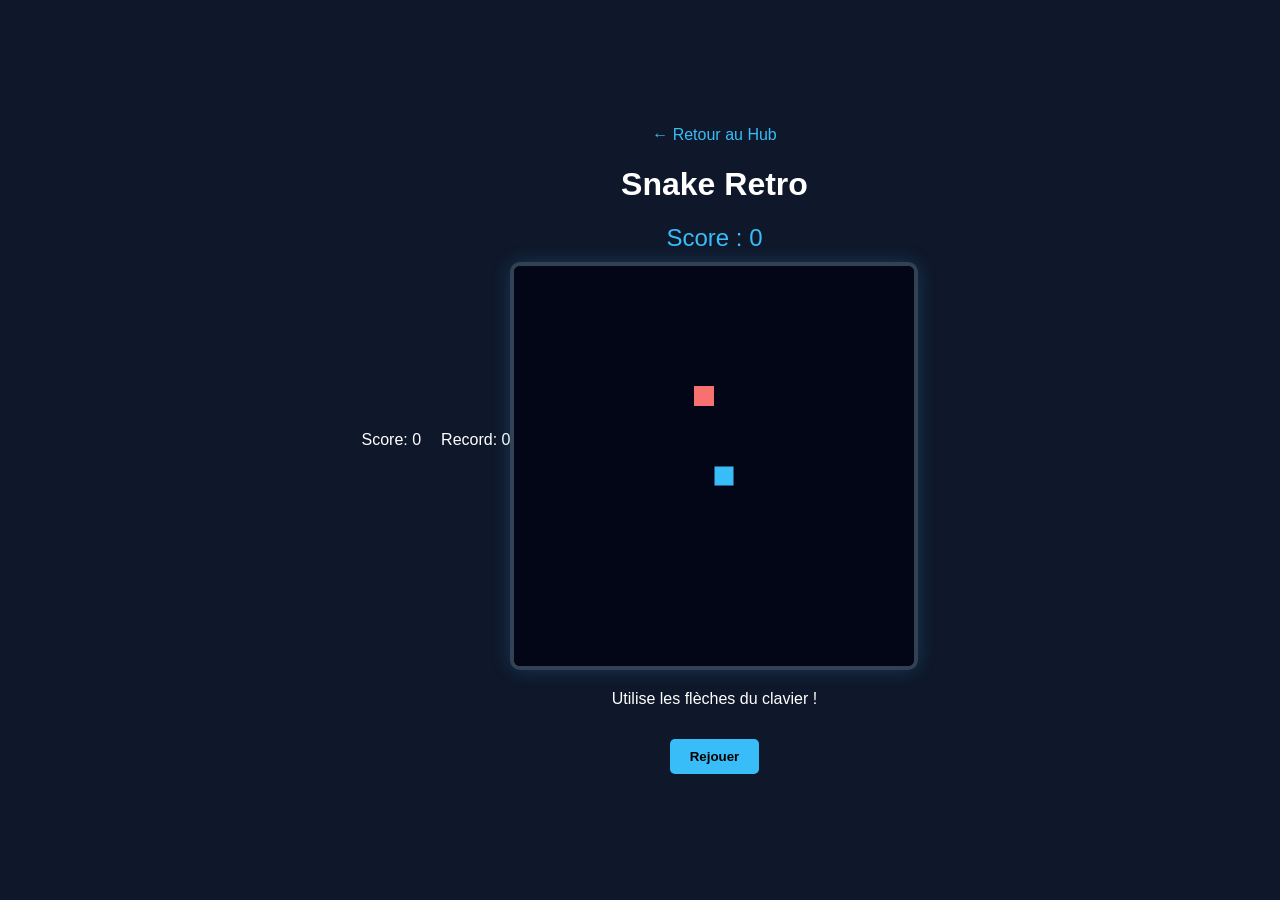
<file: games/snake/index.html>
<!DOCTYPE html>
<html lang="fr">
<head>
    <meta charset="UTF-8">
    <title>Snake - PixelHub</title>
    <link rel="stylesheet" href="style.css">
</head>
<body>
    <div class="score-container">
        <div>Score: <span id="score-val">0</span></div>
        <div>Record: <span id="high-score-val">0</span></div>
    </div>
    <div class="game-container">
        <a href="../../index.html" class="back-link">← Retour au Hub</a>
        <h1>Snake Retro</h1>
        <div class="score">Score : <span id="score-val">0</span></div>
        <canvas id="snakeGame" width="400" height="400"></canvas>
        <p>Utilise les flèches du clavier !</p>
        <button id="restart">Rejouer</button>
    </div>
    <script src="script.js"></script>
</body>
</html>
</file>
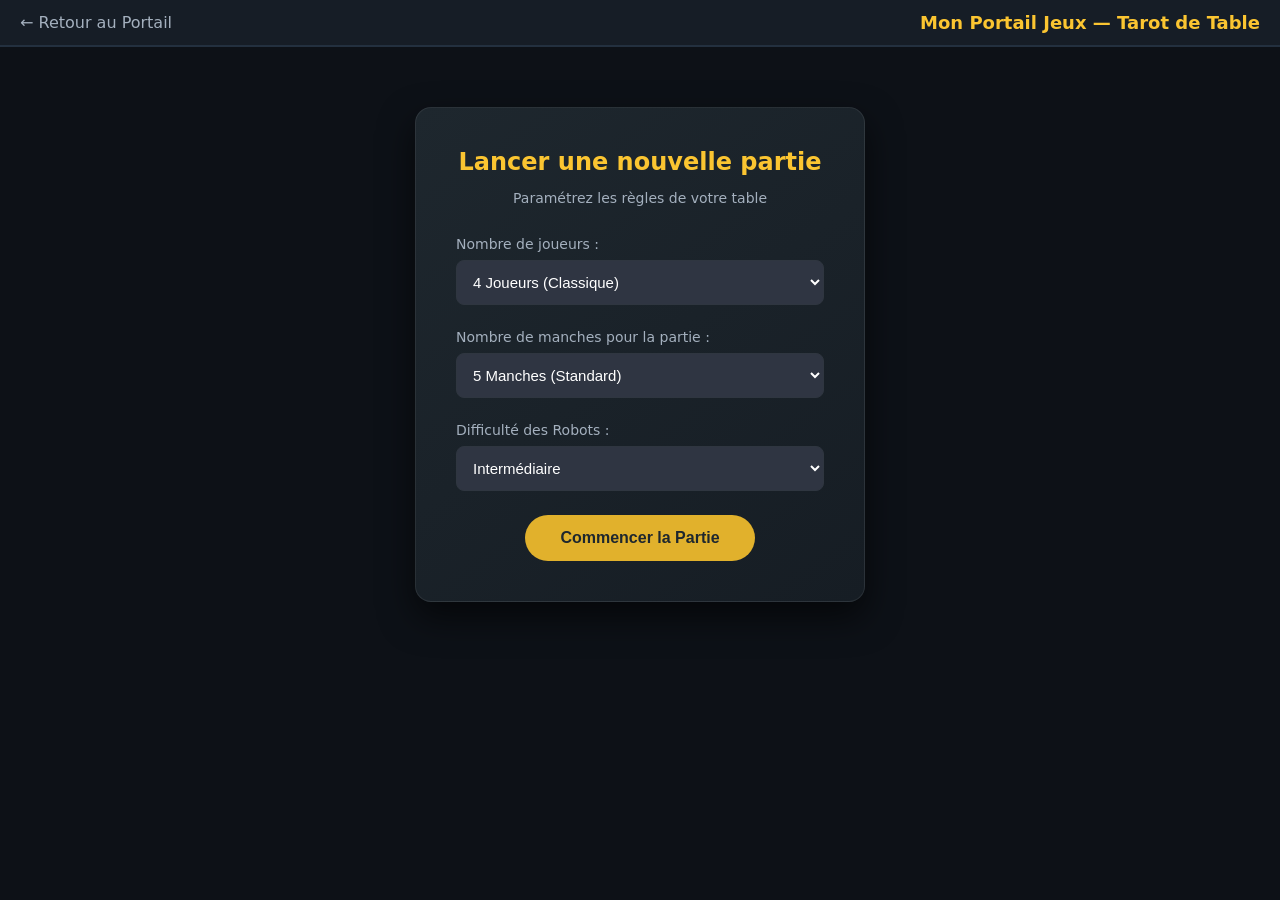
<file: games/tarot/index.html>
<!DOCTYPE html>
<html lang="fr">
<head>
    <meta charset="UTF-8">
    <meta name="viewport" content="width=device-width, initial-scale=1.0">
    <title>Mon Portail Jeux - Jeu de Tarot Pro</title>
    <link rel="stylesheet" href="style.css"> 
</head>
<body>

    <header class="game-header">
        <nav class="game-nav">
            <a href="../index.html" class="back-home">← Retour au Portail</a>
            <span class="game-title">Mon Portail Jeux — Tarot de Table</span>
        </nav>
    </header>

    <main id="tarot-container">
        <section id="setup-screen" class="setup-box">
            <h2>Lancer une nouvelle partie</h2>
            <p class="subtitle">Paramétrez les règles de votre table</p>
            <div class="form-group">
                <label for="player-count">Nombre de joueurs :</label>
                <select id="player-count">
                    <option value="4" selected>4 Joueurs (Classique)</option>
                    <option value="5">5 Joueurs (Appel au Roi)</option>
                </select>
            </div>
            <div class="form-group">
                <label for="round-count">Nombre de manches pour la partie :</label>
                <select id="round-count">
                    <option value="3">3 Manches (Rapide)</option>
                    <option value="5" selected>5 Manches (Standard)</option>
                    <option value="10">10 Manches (Compétition)</option>
                    <option value="15">15 Manches (Longue)</option>
                    <option value="20">20 Manches (Grand Chelem)</option>
                </select>
            </div>
            <div class="form-group">
                <label for="bot-difficulty">Difficulté des Robots :</label>
                <select id="bot-difficulty">
                    <option value="facile">Facile</option>
                    <option value="intermediaire" selected>Intermédiaire</option>
                    <option value="pro">Pro</option>
                </select>
            </div>
            <button id="start-game-btn" class="btn-main">Commencer la Partie</button>
        </section>

        <section id="game-board" class="hidden">
            <div class="info-bar">
                <div class="info-item"><span class="label">Statut :</span> <strong id="game-status">Distribution...</strong></div>
                <div class="info-item"><span class="label">Manche :</span> <strong id="current-round">1 / 5</strong></div>
                <div class="info-item"><span class="label">Mise :</span> <span id="current-contract-badge" class="badge">Aucune</span></div>
                <div class="info-item"><span class="label">Donneur :</span> <strong id="current-dealer">-</strong></div>
            </div>

            <div class="game-layout">
                <div class="table-surface">
                    <div id="bidding-panel" class="hidden-panel">
                        <h3>Annoncez votre contrat</h3>
                        <div class="bidding-buttons">
                            <button class="btn-bid" data-bid="passe">Passe</button>
                            <button class="btn-bid" data-bid="petite">Petite</button>
                            <button class="btn-bid" data-bid="pouce">Pouce</button>
                            <button class="btn-bid" data-bid="garde">Garde</button>
                            <button class="btn-bid" data-bid="sans">Garde Sans</button>
                            <button class="btn-bid" data-bid="contre">Garde Contre</button>
                        </div>
                    </div>

                    <div id="chien-discard-panel" class="hidden-panel">
                        <h3>Faites votre écart</h3>
                        <p>Sélectionnez <span id="discard-count">0</span> / 6 cartes à glisser dans le Chien</p>
                        <button id="validate-chien-btn" class="btn-main" disabled>Valider l'écart</button>
                    </div>

                    <div id="round-end-panel" class="hidden-panel">
                        <h3 id="round-winner-title">Fin de la Manche</h3>
                        <p id="round-summary-text">...</p>
                        <button id="next-round-btn" class="btn-main">Manche Suivante →</button>
                    </div>

                    <div id="game-over-panel" class="hidden-panel">
                        <h2>🏆 Fin de la Partie ! 🏆</h2>
                        <h3 id="game-winner-title">Le vainqueur est...</h3>
                        <p>Toutes les manches prévues ont été complétées.</p>
                        <button id="restart-game-btn" class="btn-main">Recommencer à zéro</button>
                    </div>

                    <div class="player-slot bot" id="slot-bot2"><div class="avatar">👩‍🦰</div><div class="bot-info"><strong>Bot 2</strong></div></div>
                    <div class="player-slot bot" id="slot-bot1"><div class="avatar">👨‍🦱</div><div class="bot-info"><strong>Bot 1</strong></div></div>
                    <div class="player-slot bot" id="slot-bot3"><div class="avatar">👨‍🦲</div><div class="bot-info"><strong>Bot 3</strong></div></div>
                    <div class="player-slot bot hidden" id="slot-bot4"><div class="avatar">🤖</div><div class="bot-info"><strong>Bot 4</strong></div></div>

                    <div class="table-center">
                        <div id="chien-box">
                            <div class="chien-header">CHIEN</div>
                            <div id="chien-cards-zone"></div>
                        </div>
                        <div class="played-cards-container">
                            <div class="played-header">Pli en cours</div>
                            <div id="played-cards-zone"></div>
                        </div>
                    </div>

                    <div class="player-human-zone">
                        <div class="human-header">Votre Main</div>
                        <div id="human-hand" class="hand-cards"></div>
                    </div>
                </div>

                <aside class="score-sidebar">
                    <div class="sidebar-header">Suivi du Jeu</div>
                    <div class="score-section highlight-box">
                        <h4>Manche : Équipes</h4>
                        <div class="team-points">
                            <div class="team-row attack"><span>🚀 Attaque :</span><strong id="live-pt-attack">0 pt</strong></div>
                            <div class="team-row defense"><span>🛡️ Défense :</span><strong id="live-pt-defense">0 pt</strong></div>
                        </div>
                    </div>

                    <div class="score-section">
                        <h4>Détail par joueur</h4>
                        <div class="live-points">
                            <div class="point-row"><span>Vous :</span> <strong id="live-pt-human">0 pt</strong></div>
                            <div class="point-row"><span>Bot 1 :</span> <strong id="live-pt-bot1">0 pt</strong></div>
                            <div class="point-row"><span>Bot 2 :</span> <strong id="live-pt-bot2">0 pt</strong></div>
                            <div class="point-row"><span>Bot 3 :</span> <strong id="live-pt-bot3">0 pt</strong></div>
                            <div class="point-row id-bot4 hidden"><span>Bot 4 :</span> <strong id="live-pt-bot4">0 pt</strong></div>
                        </div>
                    </div>

                    <div class="score-section">
                        <h4>Général Cumulé (- / +)</h4>
                        <table class="score-table">
                            <thead><tr><th>Joueur</th><th>Total</th></tr></thead>
                            <tbody>
                                <tr><td>Vous</td><td id="cum-pt-human" class="total-score">0</td></tr>
                                <tr><td>Bot 1</td><td id="cum-pt-bot1">0</td></tr>
                                <tr><td>Bot 2</td><td id="cum-pt-bot2">0</td></tr>
                                <tr><td>Bot 3</td><td id="cum-pt-bot3">0</td></tr>
                                <tr class="id-bot4 hidden"><td>Bot 4</td><td id="cum-pt-bot4">0</td></tr>
                            </tbody>
                        </table>
                    </div>
                </aside>
            </div>
        </section>
    </main>

    <script src="tarot.js"></script>
</body>
</html>
</file>
<file: style.css>
/* Importation d'une police plus sympa */
@import url('https://fonts.googleapis.com/css2?family=Orbitron:wght@500;800&family=Poppins:wght@300;500&display=swap');

:root {
    --bg: #0b0f1a;
    --card-bg: #161c2d;
    --neon: #38bdf8;
    --neon-purple: #a855f7;
    --text: #ffffff;
}

body {
    background-color: var(--bg);
    color: var(--text);
    font-family: 'Poppins', sans-serif;
    margin: 0;
    padding: 0;
    /* Petit effet de grille en fond qui ne bloque pas les clics */
    background-image: 
        linear-gradient(rgba(56, 189, 248, 0.03) 1px, transparent 1px),
        linear-gradient(90deg, rgba(56, 189, 248, 0.03) 1px, transparent 1px);
    background-size: 30px 30px;
}

header {
    text-align: center;
    padding: 60px 20px;
}

h1 {
    font-family: 'Orbitron', sans-serif;
    font-size: 3.5rem;
    margin: 0;
    letter-spacing: 4px;
    background: linear-gradient(to right, #fff, var(--neon));
    -webkit-background-clip: text;
    -webkit-text-fill-color: transparent;
    filter: drop-shadow(0 0 10px rgba(56, 189, 248, 0.3));
}

.container {
    max-width: 1200px;
    margin: 0 auto;
    padding: 0 20px 100px;
}

.game-grid {
    display: grid;
    /* 4 colonnes sur grand écran, s'adapte sur petit */
    grid-template-columns: repeat(auto-fill, minmax(260px, 1fr));
    gap: 25px;
}

.game-card {
    background: var(--card-bg);
    border: 1px solid #2d3748;
    border-radius: 20px;
    padding: 20px;
    text-align: center;
    transition: all 0.3s ease;
    display: flex;
    flex-direction: column;
    justify-content: space-between;
}

.game-card:hover {
    transform: translateY(-8px);
    border-color: var(--neon);
    box-shadow: 0 10px 30px rgba(0, 0, 0, 0.5), 0 0 15px rgba(56, 189, 248, 0.2);
}

.card-img {
    font-size: 4rem;
    height: 120px;
    display: flex;
    align-items: center;
    justify-content: center;
    background: rgba(255, 255, 255, 0.03);
    border-radius: 15px;
    margin-bottom: 15px;
}

h3 {
    font-family: 'Orbitron', sans-serif;
    font-size: 1.1rem;
    margin: 10px 0;
    color: var(--neon);
}

p {
    font-size: 0.85rem;
    color: #94a3b8;
    margin-bottom: 20px;
}

/* LE BOUTON : IMPORTANT */
.play-btn {
    background: linear-gradient(135deg, var(--neon), var(--neon-purple));
    color: white;
    text-decoration: none;
    padding: 12px;
    border-radius: 12px;
    font-weight: bold;
    font-size: 0.9rem;
    text-transform: uppercase;
    letter-spacing: 1px;
    transition: 0.3s;
    /* On s'assure qu'il est bien au-dessus de tout */
    position: relative;
    z-index: 5;
}

.play-btn:hover {
    filter: brightness(1.2);
    box-shadow: 0 0 20px rgba(56, 189, 248, 0.4);
    transform: scale(1.05);
}

footer {
    text-align: center;
    padding: 40px;
    color: #4a5568;
    font-size: 0.8rem;
}
/* Header style Bandeau Horizontal */
.main-header {
    display: flex;
    align-items: center;
    justify-content: space-between;
    padding: 15px 40px;
    background: rgba(17, 24, 39, 0.8);
    backdrop-filter: blur(10px);
    border-bottom: 1px solid #1f2937;
    position: sticky;
    top: 0;
    z-index: 100;
}

.header-left {
    display: flex;
    align-items: center;
    gap: 15px;
}

/* Le logo réduit sur le côté */
.mini-logo {
    width: 40px;
    height: 40px;
    filter: drop-shadow(0 0 5px var(--neon));
}

.brand h1 {
    font-family: 'Orbitron', sans-serif;
    font-size: 1.5rem; /* Plus petit pour tenir sur le côté */
    margin: 0;
    letter-spacing: 2px;
}

.header-center .slogan {
    margin: 0;
    font-size: 0.9rem;
    color: var(--text-dim);
    font-style: italic;
}

.header-right {
    font-size: 0.8rem;
    color: #4ade80;
    display: flex;
    align-items: center;
    gap: 8px;
}

.status-dot {
    width: 8px;
    height: 8px;
    background: #4ade80;
    border-radius: 50%;
    box-shadow: 0 0 10px #4ade80;
}

/* On ajuste la marge du container pour que les jeux ne collent pas au header */
.container {
    margin-top: 40px;
}
</file>
<file: games/2048/style.css>
body { background-color: #0f172a; color: white; font-family: sans-serif; display: flex; justify-content: center; align-items: center; height: 100vh; margin: 0; }
#grid { display: grid; grid-template-columns: repeat(4, 80px); gap: 10px; background: #1e293b; padding: 10px; border-radius: 10px; }
.tile { width: 80px; height: 80px; background: #334155; border-radius: 5px; display: flex; align-items: center; justify-content: center; font-weight: bold; font-size: 1.5rem; }
.tile[data-val="2"] { background: #38bdf8; color: #0f172a; }
.tile[data-val="4"] { background: #818cf8; }
.tile[data-val="8"] { background: #f43f5e; }
.back-link { color: #38bdf8; text-decoration: none; display: block; margin-bottom: 20px; }
.tile[data-val="4"] { background: #818cf8; color: white; }
.tile[data-val="8"] { background: #f43f5e; color: white; }
.tile[data-val="16"] { background: #fb923c; color: white; }
.tile[data-val="32"] { background: #facc15; color: white; }
.tile[data-val="64"] { background: #4ade80; color: white; }
.tile[data-val="128"] { background: #2dd4bf; box-shadow: 0 0 10px #2dd4bf; }
/* Container des scores */
.score-container {
    display: flex;
    justify-content: center;
    gap: 20px;
    margin-bottom: 20px;
    font-family: 'Orbitron', sans-serif;
}

/* Style commun aux boîtes */
.score-box {
    background: #111827;
    padding: 10px 20px;
    border-radius: 8px;
    min-width: 120px;
    text-align: center;
    border: 1px solid rgba(255, 255, 255, 0.1);
    transition: all 0.3s ease;
}

/* Score Actuel (Bleu) */
.score-box.current {
    border-bottom: 4px solid #38bdf8;
    box-shadow: 0 4px 15px rgba(56, 189, 248, 0.2);
}

.score-box.current .label {
    color: #38bdf8;
    font-size: 0.7rem;
    display: block;
    text-transform: uppercase;
}

.score-box.current #score-val {
    font-size: 1.5rem;
    color: white;
}

/* High Score (Or/Jaune) */
.score-box.best {
    border-bottom: 4px solid #fbbf24;
    box-shadow: 0 4px 15px rgba(251, 191, 36, 0.2);
}

.score-box.best .label {
    color: #fbbf24;
    font-size: 0.7rem;
    display: block;
    text-transform: uppercase;
}

.score-box.best #high-score-val {
    font-size: 1.5rem;
    color: white;
}
</file>
<file: games/blackjack/style.css>
@import url('https://fonts.googleapis.com/css2?family=Orbitron:wght@500&family=Poppins:wght@400;600&display=swap');

body {
    background-color: #020617;
    color: white;
    font-family: 'Poppins', sans-serif;
    margin: 0;
    display: flex;
    justify-content: center;
    overflow: hidden; /* Empêche le scroll inutile */
}

.game-container { width: 95%; max-width: 900px; padding: 15px; text-align: center; }

h1 { font-family: 'Orbitron'; font-size: 1.4rem; margin: 10px 0; }
h1 span { color: #fbbf24; }

.stats-panel {
    display: flex;
    justify-content: space-around;
    background: #111827;
    padding: 12px;
    border-radius: 10px;
    border: 1px solid #1e293b;
    margin-bottom: 15px;
    font-family: 'Orbitron';
    font-size: 0.8rem;
}

.status-msg { color: #fbbf24; font-weight: bold; }

/* TABLE */
.blackjack-table {
    background: #064e3b;
    border: 8px solid #451a03;
    border-radius: 200px 200px 30px 30px;
    padding: 30px;
    position: relative;
    box-shadow: inset 0 0 80px rgba(0,0,0,0.8);
    height: 380px;
    display: flex;
    flex-direction: column;
    justify-content: space-between;
}

.hand { display: flex; justify-content: center; gap: 10px; min-height: 100px; }

/* CARTES */
.card {
    width: 70px; height: 100px; background: white; color: black;
    border-radius: 6px; display: flex; align-items: center; justify-content: center;
    font-weight: bold; font-size: 1.1rem; box-shadow: 3px 3px 8px rgba(0,0,0,0.5);
    border: 1px solid #ddd;
}
.card.red { color: #e11d48; }

.score-badge {
    background: #fbbf24; color: black; padding: 4px 10px;
    border-radius: 10px; font-family: 'Orbitron'; font-weight: bold;
    display: inline-block; margin-top: 5px;
}

.logo-b { font-family: 'Orbitron'; font-size: 3rem; opacity: 0.1; position: absolute; top: 45%; left: 50%; transform: translate(-50%, -50%); }
.rules { font-size: 0.7rem; color: #fbbf24; opacity: 0.5; letter-spacing: 1px; }

/* INTERFACE BASSE */
.interface {
    background: #0f172a;
    padding: 15px 30px;
    border-radius: 50px;
    display: flex;
    justify-content: center;
    align-items: center;
    gap: 30px;
    margin-top: 20px;
    border: 1px solid #1e293b;
}

.bet-area { display: flex; align-items: center; gap: 10px; font-family: 'Orbitron'; font-size: 0.8rem; }
.bet-area input { background: #020617; border: 1px solid #38bdf8; color: white; padding: 5px; width: 60px; text-align: center; }

button {
    font-family: 'Orbitron'; padding: 10px 20px; border-radius: 20px;
    border: none; cursor: pointer; font-weight: bold; transition: 0.2s;
}

.btn-main { background: #fbbf24; color: black; }
.btn-action { background: #38bdf8; color: black; }
button:disabled { background: #334155; color: #64748b; cursor: not-allowed; }
button:hover:not(:disabled) { transform: scale(1.05); }
</file>
<file: games/clicker/style.css>
:root {
    --bg-main: #0b0f19;
    --panel-bg: rgba(23, 32, 53, 0.75);
    --panel-border: rgba(255, 255, 255, 0.08);
    --accent: #38bdf8;
    --accent-hover: #0ea5e9;
    --gem-color: #f59e0b;
    --prestige-color: #f43f5e;
    --text: #f8fafc;
    --text-muted: #64748b;
}

/* Force tous les éléments à calculer correctement leur taille */
* {
    box-sizing: border-box;
}

body {
    background-color: var(--bg-main);
    color: var(--text);
    font-family: -apple-system, BlinkMacSystemFont, "Segoe UI", Roboto, sans-serif;
    margin: 0;
    height: 100vh;
    display: flex;
    justify-content: center;
    align-items: center;
    overflow: hidden;
}

/* Layout 3 colonnes style Dashboard Pro */
.game-layouts {
    display: grid;
    grid-template-columns: 340px 1fr 380px;
    width: 96vw;
    height: 90vh;
    max-height: 90vh;
    gap: 24px;
}

/* Panneaux avec défilement interne automatique pour éviter les blocages */
.panel {
    background: var(--panel-bg);
    border: 1px solid var(--panel-border);
    border-radius: 24px;
    padding: 24px;
    display: flex;
    flex-direction: column;
    box-shadow: 0 20px 40px rgba(0,0,0,0.4);
    backdrop-filter: blur(12px);
    height: 100%;
    max-height: 100%;
    overflow-y: auto;
}

h2 {
    font-size: 1.1rem;
    font-weight: 700;
    text-transform: uppercase;
    letter-spacing: 1.5px;
    color: var(--text);
    margin: 0 0 16px 0;
    display: flex;
    align-items: center;
    gap: 8px;
    flex-shrink: 0; /* Empêche le titre de se déformer */
}

/* --- COLONNE CENTRALE : LE GROS BOUTON --- */
.center-zone {
    justify-content: space-between;
    align-items: center;
    padding: 40px;
    background: radial-gradient(circle at center, rgba(56, 189, 248, 0.08) 0%, transparent 70%);
}

.score-container {
    text-align: center;
}

#score-display {
    font-size: 4.5rem;
    font-weight: 800;
    margin: 0;
    letter-spacing: -1px;
    background: linear-gradient(to bottom, #ffffff, #cbd5e1);
    -webkit-background-clip: text;
    -webkit-text-fill-color: transparent;
}

.clicker-wrapper {
    position: relative;
    display: flex;
    justify-content: center;
    align-items: center;
}

/* Le bouton 3D ultra-satisfaisant */
#click-me {
    width: 240px;
    height: 240px;
    border-radius: 50%;
    background: linear-gradient(135deg, #38bdf8 0%, #0284c7 100%);
    border: 8px solid rgba(255, 255, 255, 0.9);
    cursor: pointer;
    box-shadow: 
        0 15px 0 #0369a1, 
        0 25px 40px rgba(2, 132, 199, 0.4),
        inset 0 -8px 20px rgba(0,0,0,0.2),
        inset 0 8px 20px rgba(255,255,255,0.4);
    transition: transform 0.05s, box-shadow 0.05s;
}

#click-me:active {
    transform: translateY(12px);
    box-shadow: 
        0 3px 0 #0369a1, 
        0 10px 20px rgba(2, 132, 199, 0.3),
        inset 0 -4px 10px rgba(0,0,0,0.3);
}

/* --- COLONNE DROITE : BOUTIQUE BATIMENTS --- */
.shop-list {
    display: flex;
    flex-direction: column;
    gap: 12px;
}

.shop-card {
    background: rgba(255, 255, 255, 0.03);
    border: 1px solid rgba(255,255,255,0.05);
    border-radius: 16px;
    padding: 14px 18px;
    display: flex;
    justify-content: space-between;
    align-items: center;
    transition: background 0.2s, border-color 0.2s;
}

.shop-card:hover {
    background: rgba(255, 255, 255, 0.05);
    border-color: rgba(56, 189, 248, 0.2);
}

.shop-info h3 {
    margin: 0;
    font-size: 1rem;
    font-weight: 600;
}

.shop-info p {
    margin: 4px 0 0 0;
    font-size: 0.85rem;
    color: var(--text-muted);
}

.buy-btn {
    background: #ffffff;
    color: #0f172a;
    border: none;
    padding: 10px 16px;
    border-radius: 12px;
    font-weight: 700;
    font-size: 0.9rem;
    cursor: pointer;
    box-shadow: 0 4px 0 #cbd5e1;
    transition: transform 0.05s, box-shadow 0.05s;
}

.buy-btn:active:not(:disabled) {
    transform: translateY(3px);
    box-shadow: 0 1px 0 #cbd5e1;
}

.buy-btn:disabled {
    background: rgba(255,255,255,0.05);
    color: rgba(255,255,255,0.2);
    box-shadow: none;
    cursor: not-allowed;
}

/* --- COLONNE GAUCHE : EVOLUTION & PRESTIGE --- */
.stat-card {
    background: rgba(0, 0, 0, 0.2);
    padding: 16px;
    border-radius: 16px;
    margin-bottom: 20px;
    border: 1px solid rgba(255,255,255,0.02);
    flex-shrink: 0;
}

.stat-card p { margin: 6px 0; font-size: 0.9rem; color: var(--text-muted); }
.highlight { color: #fff; font-weight: 600; }
.highlight-gem { color: var(--gem-color); font-weight: 600; }

.prestige-shop {
    display: flex;
    flex-direction: column;
    gap: 12px;
    margin-bottom: 20px;
}

.prestige-item small {
    display: block;
    color: var(--text-muted);
    font-size: 0.8rem;
    margin-top: 4px;
    padding-left: 4px;
}

.p-btn {
    width: 100%;
    padding: 12px;
    background: linear-gradient(to bottom, #334155, #1e293b);
    border: 1px solid rgba(255,255,255,0.05);
    color: white;
    border-radius: 12px;
    font-weight: 600;
    cursor: pointer;
    box-shadow: 0 4px 0 #0f172a;
    text-align: center;
}

.p-btn:active:not(:disabled) { transform: translateY(3px); box-shadow: 0 1px 0 #0f172a; }
.p-btn:disabled { background: rgba(255,255,255,0.02); color: rgba(255,255,255,0.1); box-shadow: none; cursor: not-allowed; }

/* ZONE RELOAD (RENAISSANCE) */
.reload-zone {
    margin-top: auto;
    background: rgba(244, 63, 94, 0.03);
    border: 1px dashed rgba(244, 63, 94, 0.2);
    padding: 16px;
    border-radius: 16px;
    text-align: center;
    flex-shrink: 0; /* Garde la zone intacte en bas de colonne */
}

#objective-text { margin: 8px 0 0 0; font-size: 0.85rem; color: var(--text-muted); }

.prestige-main-btn {
    width: 100%;
    padding: 14px;
    background: rgba(255,255,255,0.05);
    color: rgba(255,255,255,0.2);
    font-weight: 700;
    border: none;
    border-radius: 12px;
    cursor: not-allowed;
}

.prestige-main-btn.ready {
    background: linear-gradient(135deg, #f43f5e 0%, #be123c 100%);
    color: white;
    cursor: pointer;
    box-shadow: 0 6px 0 #9f1239, 0 10px 20px rgba(244, 63, 94, 0.2);
}

.prestige-main-btn.ready:active {
    transform: translateY(5px);
    box-shadow: 0 1px 0 #9f1239;
}

/* --- POPUPS ANTI-AFK ÉPURÉS --- */
.random-anomaly {
    position: absolute;
    padding: 14px 22px;
    font-weight: 700;
    font-size: 0.9rem;
    border-radius: 30px;
    cursor: pointer;
    box-shadow: 0 15px 30px rgba(0,0,0,0.5);
    z-index: 999;
    transition: transform 0.1s;
}
.random-anomaly:hover { transform: scale(1.05); }

/* Styles spécifiques par type d'événement */
.event-anomaly { background: #ffffff; color: #0284c7; border: 3px solid #38bdf8; }
.event-comet { background: #1e293b; color: #f59e0b; border: 3px solid #f59e0b; }
.event-rift { background: #0f172a; color: #c084fc; border: 3px solid #a855f7; }

/* Bandeau d'alerte central */
#active-event-alert, .event-alert-anomaly {
    background: rgba(245, 158, 11, 0.12);
    border: 1px solid var(--gem-color);
    color: var(--gem-color);
    padding: 10px 24px;
    border-radius: 30px;
    font-weight: 600;
    font-size: 0.9rem;
    text-align: center;
}
.event-alert-anomaly {
    background: rgba(56, 189, 248, 0.12);
    border: 1px solid #38bdf8;
    color: #38bdf8;
}

.hidden { display: none; }

/* Textes volants au clic */
.floating-text {
    position: absolute;
    font-weight: 800;
    font-size: 1.4rem;
    pointer-events: none;
    animation: floatUp 0.6s cubic-bezier(0.18, 0.89, 0.32, 1.28) forwards;
    text-shadow: 0 4px 10px rgba(0,0,0,0.5);
}

@keyframes floatUp {
    0% { transform: translateY(0) scale(0.5); opacity: 0; }
    30% { opacity: 1; transform: translateY(-20px) scale(1.1); }
    100% { transform: translateY(-80px) scale(0.9); opacity: 0; }
}

.back-link { color: var(--text-muted); text-decoration: none; font-size: 0.85rem; margin-bottom: 16px; display: inline-block; transition: color 0.2s;}
.back-link:hover { color: #fff; }
</file>
<file: games/demineur/style.css>
body { background-color: #0f172a; color: white; font-family: sans-serif; display: flex; justify-content: center; align-items: center; min-height: 100vh; margin: 0; }
.game-container { text-align: center; width: 95%; }
.controls { margin-bottom: 20px; display: flex; gap: 10px; justify-content: center; }
select, button { padding: 10px; border-radius: 5px; border: none; font-weight: bold; cursor: pointer; }
button { background: #38bdf8; color: #0f172a; }

.board-wrapper { 
    max-width: 90vw; max-height: 70vh; 
    overflow: auto; margin: 0 auto; 
    border: 2px solid #334155; border-radius: 10px;
    background: #1e293b;
}

#board { display: grid; gap: 1px; padding: 5px; margin: 0 auto; width: max-content; }
.cell { width: 25px; height: 25px; background-color: #0f172a; display: flex; align-items: center; justify-content: center; font-size: 0.8rem; cursor: pointer; user-select: none; }
.cell.revealed { background-color: #cbd5e1; color: #0f172a; }
.cell.mine { background-color: #f87171; }
.cell.flag { background-color: #fbbf24; }
.back-link { color: #38bdf8; text-decoration: none; display: block; margin-bottom: 10px; }
</file>
<file: games/devine/style.css>
body {
    background-color: #0f172a;
    color: white;
    font-family: 'Segoe UI', sans-serif;
    display: flex;
    justify-content: center;
    align-items: center;
    height: 100vh;
    margin: 0;
}

.game-container {
    text-align: center;
    background: #1e293b;
    padding: 30px;
    border-radius: 20px;
    border: 1px solid #334155;
    box-shadow: 0 10px 30px rgba(0,0,0,0.5);
}

input {
    padding: 12px;
    font-size: 1.2rem;
    border-radius: 8px;
    border: 2px solid #334155;
    background: #0f172a;
    color: white;
    width: 80px;
    text-align: center;
    margin-bottom: 20px;
}

button {
    padding: 12px 25px;
    font-size: 1rem;
    background: #38bdf8;
    color: #0f172a;
    border: none;
    border-radius: 8px;
    font-weight: bold;
    cursor: pointer;
    transition: 0.3s;
}

button:hover { transform: scale(1.05); background: #7dd3fc; }

.back-link { color: #38bdf8; text-decoration: none; display: block; margin-bottom: 20px; }
</file>
<file: games/dino/style.css>
body { background-color: #0f172a; color: white; font-family: sans-serif; display: flex; justify-content: center; align-items: center; height: 100vh; margin: 0; }
.game-container { text-align: center; }
canvas { background: #020617; border-bottom: 3px solid #38bdf8; border-radius: 10px; }
#score { font-size: 1.5rem; margin-bottom: 10px; color: #38bdf8; font-family: 'Orbitron', sans-serif; }
.back-link { color: #38bdf8; text-decoration: none; display: block; margin-bottom: 10px; }
</file>
<file: games/memory/style.css>
@import url('https://fonts.googleapis.com/css2?family=Orbitron:wght@500&family=Poppins:wght@400;600&display=swap');

body {
    background-color: #050a15;
    color: white;
    font-family: 'Poppins', sans-serif;
    margin: 0;
    display: flex;
    justify-content: center;
    min-height: 100vh;
}

.game-container { text-align: center; width: 100%; max-width: 800px; padding: 20px; }

h1 { font-family: 'Orbitron', sans-serif; font-size: 2rem; }
h1 span { color: #38bdf8; }

.back-link { color: #94a3b8; text-decoration: none; font-size: 0.8rem; display: block; margin-bottom: 10px; }

.controls { display: flex; justify-content: center; gap: 10px; margin-bottom: 20px; }
select, #mode-btn {
    background: #1e293b; color: white; border: 1px solid #38bdf8;
    padding: 8px 12px; border-radius: 5px; cursor: pointer;
}

.scoreboard { display: flex; justify-content: center; gap: 15px; margin-bottom: 20px; }
.score-box { 
    background: #111827; padding: 10px 20px; border-radius: 8px; 
    border: 2px solid transparent; transition: 0.3s; min-width: 100px;
}
.p1 { border-bottom: 4px solid #38bdf8; }
.p2 { border-bottom: 4px solid #f43f5e; }
.active { box-shadow: 0 0 15px rgba(56, 189, 248, 0.4); border-color: white; }

.memory-grid { display: grid; gap: 10px; margin: 0 auto 20px auto; max-width: 600px; }

.card {
    aspect-ratio: 1/1; position: relative; cursor: pointer;
    transform-style: preserve-3d; transition: transform 0.5s;
}
.card.flipped { transform: rotateY(180deg); }
.card .front, .card .back {
    position: absolute; width: 100%; height: 100%;
    backface-visibility: hidden; border-radius: 8px;
    display: flex; align-items: center; justify-content: center; font-size: 2rem;
}
.card .front { background: #38bdf8; transform: rotateY(180deg); }
.card .back { background: #1e293b; border: 2px solid #334155; color: #38bdf8; font-family: 'Orbitron'; font-size: 1.5rem; }
.card.small .front { font-size: 1.2rem; }

.reset-btn {
    background: #38bdf8; color: #050a15; border: none;
    padding: 12px 40px; border-radius: 8px; font-weight: bold;
    cursor: pointer; text-transform: uppercase;
}
</file>
<file: games/morpion/style.css>
@import url('https://fonts.googleapis.com/css2?family=Orbitron:wght@500&family=Poppins:wght@400;600&display=swap');

body {
    background-color: #050a15;
    color: white;
    font-family: 'Poppins', sans-serif;
    display: flex;
    justify-content: center;
    align-items: center;
    min-height: 100vh;
    margin: 0;
}

.game-container { text-align: center; }

h1 { font-family: 'Orbitron', sans-serif; margin-bottom: 20px; }
h1 span { color: #38bdf8; }

.back-link { color: #94a3b8; text-decoration: none; font-size: 0.9rem; }

#mode-btn {
    background: #1e293b;
    color: white;
    border: 1px solid #38bdf8;
    padding: 8px 15px;
    border-radius: 5px;
    cursor: pointer;
    margin-top: 10px;
}

.scoreboard {
    display: flex;
    justify-content: center;
    gap: 20px;
    margin: 20px 0;
}

.score-box {
    padding: 10px 20px;
    border-radius: 8px;
    background: #111827;
    font-weight: bold;
    min-width: 100px;
}

.score-box.p1 { border-bottom: 4px solid #38bdf8; }
.score-box.p2 { border-bottom: 4px solid #f43f5e; }

.grid {
    display: grid;
    grid-template-columns: repeat(3, 100px);
    gap: 10px;
    margin-bottom: 20px;
}

.cell {
    width: 100px; height: 100px;
    background: #1e293b;
    border-radius: 10px;
    display: flex; align-items: center; justify-content: center;
    font-size: 2.5rem; font-family: 'Orbitron';
    cursor: pointer;
}

.cell.X { color: #38bdf8; }
.cell.O { color: #f43f5e; }

.reset-btn {
    background: #38bdf8;
    color: #050a15;
    border: none;
    padding: 10px 30px;
    border-radius: 8px;
    font-weight: bold;
    cursor: pointer;
}
</file>
<file: games/pfc/style.css>
body {
    background-color: #0f172a;
    color: white;
    font-family: 'Segoe UI', sans-serif;
    display: flex;
    justify-content: center;
    align-items: center;
    height: 100vh;
    margin: 0;
}

.game-container { text-align: center; max-width: 500px; }

.score-board {
    display: flex;
    justify-content: space-around;
    font-size: 1.5rem;
    margin: 20px 0;
    background: #1e293b;
    padding: 10px;
    border-radius: 10px;
}

.display {
    margin: 30px 0;
    padding: 20px;
    border: 2px dashed #334155;
    border-radius: 15px;
}

.choice-view { margin: 10px 0; color: #94a3b8; }

#result-text { color: #38bdf8; min-height: 1.2em; }

.buttons { display: flex; gap: 10px; justify-content: center; }

.choice-btn {
    padding: 15px;
    font-size: 1.1rem;
    cursor: pointer;
    background: #1e293b;
    border: 1px solid #38bdf8;
    color: white;
    border-radius: 10px;
    transition: 0.2s;
}

.choice-btn:hover { background: #38bdf8; color: #0f172a; }

.back-link { color: #38bdf8; text-decoration: none; display: block; margin-bottom: 20px; }
</file>
<file: games/roulette/style.css>
@import url('https://fonts.googleapis.com/css2?family=Orbitron:wght@500&family=Poppins:wght@400;600&display=swap');

body {
    background-color: #050a15;
    color: white;
    font-family: 'Poppins', sans-serif;
    margin: 0;
    display: flex;
    justify-content: center;
    overflow-x: hidden;
}

.game-container {
    width: 95%;
    max-width: 1100px;
    padding: 20px;
}

h1 { font-family: 'Orbitron'; text-transform: uppercase; margin-bottom: 10px; font-size: 1.5rem; }
h1 span { color: #fbbf24; }

/* Barre de Gains Horizontale */
.paytable-horizontal {
    display: flex;
    justify-content: space-around;
    background: rgba(17, 24, 39, 0.9);
    border-top: 3px solid #fbbf24;
    padding: 10px;
    margin-bottom: 15px;
    border-radius: 8px;
}

.pay-item { display: flex; flex-direction: column; align-items: center; }
.pay-item span { color: #94a3b8; font-size: 0.6rem; text-transform: uppercase; font-family: 'Orbitron'; }
.pay-item b { color: #38bdf8; font-size: 0.9rem; font-family: 'Orbitron'; }

/* Statistiques et Gain Total */
.stats-panel {
    display: flex;
    justify-content: space-between;
    align-items: center;
    background: rgba(0, 0, 0, 0.4);
    padding: 12px 20px;
    border-radius: 12px;
    margin-bottom: 15px;
    border: 1px solid #1e293b;
    font-family: 'Orbitron';
    font-size: 0.85rem;
}

.win-total { color: #fbbf24; font-weight: bold; border-left: 2px solid #38bdf8; padding-left: 15px; }
.chaud { color: #f87171; }
.froid { color: #60a5fa; }

/* Historique */
.history-container {
    display: flex;
    justify-content: center;
    gap: 8px;
    margin-bottom: 20px;
    height: 35px;
}

.history-item {
    width: 32px; height: 32px; border-radius: 50%;
    display: flex; align-items: center; justify-content: center;
    font-weight: bold; font-size: 0.75rem; border: 1px solid rgba(255,255,255,0.2);
}

/* Layout Horizontal (Roue + Tapis) */
.roulette-layout {
    display: flex;
    flex-direction: row;
    justify-content: center;
    align-items: flex-start;
    gap: 30px;
    margin-bottom: 20px;
}

.wheel-section { flex: 0 0 350px; position: relative; }
#wheel {
    width: 350px !important; height: 350px !important;
    border-radius: 50%; border: 10px solid #1e293b;
    box-shadow: 0 0 40px rgba(56, 189, 248, 0.15);
    transition: transform 4s cubic-bezier(0.1, 0, 0.1, 1);
}

.indicator {
    position: absolute; top: -25px; left: 50%;
    transform: translateX(-50%); font-size: 2.5rem;
    color: #38bdf8; z-index: 10;
}

/* Tapis */
.table-section {
    background: #064e3b; padding: 15px; border-radius: 12px;
    border: 6px solid #b45309; flex: 0 1 480px;
}

.numbers-grid { display: grid; grid-template-columns: repeat(3, 1fr); gap: 4px; }
.num-item {
    padding: 10px 0; border: 1px solid rgba(255,255,255,0.1);
    cursor: pointer; font-family: 'Orbitron'; font-size: 0.9rem; font-weight: bold;
}
.num-item.green { grid-column: span 3; background: #10b981; margin-bottom: 5px; border-radius: 4px; }
.num-item.red { background: #ef4444; }
.num-item.black { background: #1e293b; }

.dozens-row, .outside-row { display: grid; grid-template-columns: repeat(3, 1fr); gap: 6px; margin-top: 10px; }
.outside-row { grid-template-columns: repeat(2, 1fr); }

.bet-btn {
    background: rgba(0,0,0,0.4); border: 1px solid #fbbf24;
    color: white; padding: 10px; cursor: pointer;
    font-family: 'Orbitron'; font-size: 0.7rem; border-radius: 4px;
}
.bet-btn.red { border-color: #ef4444; }
.bet-btn.black { border-color: #94a3b8; }

/* Barre de Contrôle */
.controls-bar {
    display: flex; justify-content: center; align-items: center;
    gap: 20px; background: #111827; padding: 15px 30px;
    border-radius: 50px; border: 1px solid #1e293b;
}

.balance-info { font-family: 'Orbitron'; color: #fbbf24; font-size: 1.2rem; }
input { background: #050a15; border: 1px solid #38bdf8; color: white; padding: 10px; border-radius: 8px; width: 80px; text-align: center; }
.spin-btn { background: #38bdf8; color: #050a15; border: none; padding: 10px 30px; border-radius: 20px; font-weight: bold; cursor: pointer; text-transform: uppercase; }
.clear-btn { background: transparent; border: 1px solid #f43f5e; color: #f43f5e; padding: 8px 15px; border-radius: 20px; cursor: pointer; }

#active-bets-display { margin-top: 10px; font-size: 0.8rem; color: #94a3b8; font-family: 'Orbitron'; }
</file>
<file: games/snake/style.css>
body {
    background-color: #0f172a;
    color: white;
    font-family: sans-serif;
    display: flex;
    justify-content: center;
    align-items: center;
    height: 100vh;
    margin: 0;
}

.game-container { text-align: center; }

canvas {
    border: 4px solid #334155;
    background-color: #020617;
    border-radius: 10px;
    box-shadow: 0 0 20px rgba(56, 189, 248, 0.2);
}

.score { font-size: 1.5rem; margin-bottom: 10px; color: #38bdf8; }

#restart {
    margin-top: 15px;
    padding: 10px 20px;
    background: #38bdf8;
    border: none;
    border-radius: 5px;
    cursor: pointer;
    font-weight: bold;
}

.back-link { color: #38bdf8; text-decoration: none; display: block; margin-bottom: 10px; }
/* Container des scores */
.score-container {
    display: flex;
    justify-content: center;
    gap: 20px;
    margin-bottom: 20px;
    font-family: 'Orbitron', sans-serif;
}

/* Style commun aux boîtes */
.score-box {
    background: #111827;
    padding: 10px 20px;
    border-radius: 8px;
    min-width: 120px;
    text-align: center;
    border: 1px solid rgba(255, 255, 255, 0.1);
    transition: all 0.3s ease;
}

/* Score Actuel (Bleu) */
.score-box.current {
    border-bottom: 4px solid #38bdf8;
    box-shadow: 0 4px 15px rgba(56, 189, 248, 0.2);
}

.score-box.current .label {
    color: #38bdf8;
    font-size: 0.7rem;
    display: block;
    text-transform: uppercase;
}

.score-box.current #score-val {
    font-size: 1.5rem;
    color: white;
}

/* High Score (Or/Jaune) */
.score-box.best {
    border-bottom: 4px solid #fbbf24;
    box-shadow: 0 4px 15px rgba(251, 191, 36, 0.2);
}

.score-box.best .label {
    color: #fbbf24;
    font-size: 0.7rem;
    display: block;
    text-transform: uppercase;
}

.score-box.best #high-score-val {
    font-size: 1.5rem;
    color: white;
}
</file>
<file: games/tarot/style.css>
/* ==========================================================================
   RESET & STRUCTURE GENERALE
   ========================================================================== */
* {
    box-sizing: border-box;
}

body {
    background: #0d1117;
    margin: 0;
    font-family: 'Segoe UI', system-ui, -apple-system, sans-serif;
    color: #f5f6fa;
    overflow-x: hidden;
}

.game-header { 
    background: #161d26; 
    padding: 12px 20px; 
    border-bottom: 2px solid #23303f; 
}

.game-nav { 
    display: flex; 
    justify-content: space-between; 
    align-items: center; 
}

.back-home { 
    color: #a4b0be; 
    text-decoration: none; 
    font-weight: 500; 
    transition: color 0.2s;
}

.back-home:hover { 
    color: #fbc531; 
}

.game-title { 
    font-weight: bold; 
    font-size: 18px; 
    color: #fbc531; 
}

#tarot-container { 
    max-width: 1400px; 
    margin: 15px auto; 
    padding: 0 15px; 
}

/* ==========================================================================
   ECRAN DE CONFIGURATION (SETUP)
   ========================================================================== */
.setup-box {
    background: linear-gradient(145deg, #1e272e, #161d24);
    padding: 40px; 
    border-radius: 16px; 
    max-width: 450px; 
    margin: 60px auto; 
    text-align: center;
    box-shadow: 0 15px 35px rgba(0,0,0,0.6); 
    border: 1px solid rgba(255,255,255,0.08);
}

.setup-box h2 { 
    color: #fbc531; 
    margin-top: 0;
    margin-bottom: 5px; 
}

.setup-box .subtitle { 
    color: #a4b0be; 
    margin-bottom: 30px; 
    font-size: 14px; 
}

.form-group { 
    margin-bottom: 24px; 
    text-align: left; 
}

.form-group label { 
    display: block; 
    margin-bottom: 8px; 
    color: #a4b0be; 
    font-size: 14px;
}

.form-group select { 
    width: 100%; 
    padding: 12px; 
    border-radius: 8px; 
    border: 1px solid #2f3640; 
    background: #2f3542; 
    color: white; 
    font-size: 15px;
    outline: none;
}

.btn-main { 
    background: #e1b12c; 
    color: #1e272e; 
    border: none; 
    padding: 14px 35px; 
    font-size: 16px; 
    font-weight: bold; 
    border-radius: 30px; 
    cursor: pointer; 
    transition: all 0.2s; 
}

.btn-main:hover { 
    background: #fbc531; 
    transform: scale(1.03); 
}

.btn-main:disabled { 
    background: #718093; 
    color: #dcdde1;
    cursor: not-allowed; 
    transform: none;
}

/* ==========================================================================
   BARRE D'INFOS PERMANENTE
   ========================================================================== */
.info-bar { 
    display: flex; 
    gap: 30px; 
    background: #161d26; 
    padding: 12px 20px; 
    border-radius: 8px; 
    margin-bottom: 15px; 
    font-size: 14px; 
    border: 1px solid #23303f;
}

.info-bar .label { 
    color: #a4b0be; 
}

.badge { 
    background: #e1b12c; 
    color: #1e272e; 
    padding: 2px 10px; 
    border-radius: 4px; 
    font-weight: bold; 
    text-transform: uppercase;
}

/* ==========================================================================
   AGENCEMENT DU JEU (TABLE + SIDEBAR)
   ========================================================================== */
.game-layout {
    display: flex;
    gap: 20px;
    height: 750px;
}

/* LE TAPIS DE TAROT DE SURFACE */
.table-surface {
    flex: 1;
    background: radial-gradient(circle, #11622e 0%, #052910 100%);
    border: 14px solid #3d2411; 
    border-radius: 40px; 
    height: 100%; 
    position: relative;
    box-shadow: inset 0 0 80px rgba(0,0,0,0.9), 0 10px 25px rgba(0,0,0,0.5); 
    overflow: hidden;
}

/* ==========================================================================
   TABLEAU DES SCORES (SIDEBAR DROITE)
   ========================================================================== */
.score-sidebar {
    width: 280px;
    background: #161d26;
    border-radius: 18px;
    border: 2px solid #23303f;
    padding: 20px;
    box-sizing: border-box;
    display: flex;
    flex-direction: column;
    gap: 22px;
    box-shadow: 0 10px 25px rgba(0,0,0,0.4);
}

.sidebar-header {
    font-size: 18px;
    font-weight: bold;
    color: #fbc531;
    border-bottom: 2px solid #23303f;
    padding-bottom: 10px;
    text-align: center;
}

.score-section h4 {
    margin: 0 0 12px 0;
    font-size: 13px;
    color: #a4b0be;
    text-transform: uppercase;
    letter-spacing: 0.8px;
}

/* Encadré Attaque vs Défense */
.highlight-box {
    background: rgba(255, 255, 255, 0.03);
    padding: 12px;
    border-radius: 10px;
    border: 1px solid rgba(233, 177, 44, 0.25);
}

.team-points {
    display: flex;
    flex-direction: column;
    gap: 8px;
}

.team-row {
    display: flex;
    justify-content: space-between;
    align-items: center;
    font-size: 14px;
    padding: 6px 10px;
    border-radius: 6px;
    font-weight: 600;
}
.team-row.attack { 
    background: rgba(225, 177, 44, 0.15); 
    color: #fbc531; 
    border-left: 4px solid #e1b12c; 
}
.team-row.defense { 
    background: rgba(52, 152, 219, 0.15); 
    color: #3498db; 
    border-left: 4px solid #3498db; 
}

/* Points individuels live */
.point-row {
    display: flex;
    justify-content: space-between;
    padding: 6px 0;
    border-bottom: 1px solid rgba(255,255,255,0.05);
    font-size: 14px;
}

/* Tableau scores cumulés */
.score-table {
    width: 100%;
    border-collapse: collapse;
    font-size: 14px;
}

.score-table th, .score-table td {
    padding: 8px 4px;
    text-align: left;
}

.score-table th {
    border-bottom: 2px solid #23303f;
    color: #a4b0be;
    font-weight: 500;
}

.score-table td {
    border-bottom: 1px solid rgba(255,255,255,0.05);
}

.total-score {
    font-weight: bold;
    color: #fbc531;
}

/* ==========================================================================
   PANNEAUX INTERACTIFS ET POPUPS CENTRALES
   ========================================================================== */
.hidden-panel { 
    display: none !important; 
}

#bidding-panel, #chien-discard-panel, #round-end-panel, #game-over-panel {
    position: absolute; 
    top: 50%; 
    left: 50%;
    transform: translate(-50%, -50%);
    width: 80%; 
    max-width: 500px;
    background: rgba(15, 22, 30, 0.96);
    border: 2px solid #e1b12c; 
    border-radius: 20px; 
    padding: 30px; 
    text-align: center; 
    z-index: 100;
    box-shadow: 0 20px 50px rgba(0,0,0,0.8);
    backdrop-filter: blur(4px);
}

#bidding-panel h3, #chien-discard-panel h3, #round-end-panel h3 {
    margin-top: 0;
    color: #fbc531;
}

.bidding-buttons { 
    display: flex; 
    gap: 12px; 
    justify-content: center; 
    flex-wrap: wrap; 
    margin-top: 20px; 
}

.btn-bid {
    background: #2f3542; 
    color: white; 
    border: 1px solid #e1b12c; 
    padding: 10px 18px;
    border-radius: 8px; 
    cursor: pointer; 
    font-weight: 600; 
    font-size: 14px;
    transition: all 0.2s;
}

.btn-bid:hover { 
    background: #e1b12c; 
    color: #1e272e; 
    transform: translateY(-2px);
}

/* ==========================================================================
   AVATARS ET PLACEMENT DES ROBOTS (AUTOUR DE LA TABLE)
   ========================================================================== */
.player-slot { 
    position: absolute; 
    background: rgba(10, 15, 23, 0.9); 
    padding: 8px 16px; 
    border-radius: 50px; 
    display: flex; 
    align-items: center; 
    gap: 12px; 
    border: 1.5px solid #e1b12c; 
    box-shadow: 0 4px 10px rgba(0,0,0,0.4);
}

.player-slot .avatar {
    font-size: 20px;
}

.player-slot .bot-info {
    font-size: 13px;
}

/* Positionnement circulaire équilibré */
#slot-bot1 { top: 35%; left: 3%; }
#slot-bot2 { top: 4%; left: 42%; }
#slot-bot3 { top: 35%; right: 3%; }
#slot-bot4 { top: 60%; right: 3%; } /* Pour le mode 5 joueurs */

/* ==========================================================================
   ZONE DU CENTRE DE TABLE (CHIEN + ZONE DE JEU)
   ========================================================================== */
.table-center { 
    position: absolute; 
    top: 22%; 
    left: 12%; 
    width: 76%; 
    height: 40%; 
    display: flex; 
    justify-content: center; 
    align-items: center; 
    gap: 40px;
}

#chien-box { 
    background: rgba(0,0,0,0.35); 
    border: 2px dashed rgba(255,255,255,0.2); 
    border-radius: 14px; 
    width: 180px; 
    height: 150px; 
    padding: 8px; 
    text-align: center; 
}

.chien-header { 
    font-size: 11px; 
    color: #e1b12c; 
    font-weight: bold; 
    margin-bottom: 8px; 
    letter-spacing: 1px;
}

#chien-cards-zone { 
    display: flex; 
    gap: 4px; 
    justify-content: center; 
}

/* Zone d'affichage du pli en cours */
.played-cards-container { 
    background: rgba(0,0,0,0.45); 
    border-radius: 16px; 
    padding: 12px; 
    width: 380px; 
    height: 170px; 
    border: 1px solid rgba(255,255,255,0.05);
    box-shadow: inset 0 0 15px rgba(0,0,0,0.5);
}

.played-header { 
    font-size: 12px; 
    color: #e1b12c; 
    font-weight: bold; 
    margin-bottom: 8px; 
    text-align: center;
    border-bottom: 1px solid rgba(255,255,255,0.1); 
    padding-bottom: 4px;
}

#played-cards-zone { 
    display: flex; 
    gap: 12px; 
    justify-content: center; 
    align-items: center; 
    height: 80%; 
}

/* ==========================================================================
   DESIGN VISUEL DES CARTES DE TAROT
   ========================================================================== */
.card {
    width: 50px; 
    height: 95px; 
    border-radius: 8px; 
    box-shadow: 0 4px 10px rgba(0,0,0,0.5);
    display: flex; 
    flex-direction: column; 
    justify-content: space-between; 
    padding: 6px;
    position: relative; 
    cursor: pointer; 
    transition: transform 0.2s cubic-bezier(0.175, 0.885, 0.32, 1.275), box-shadow 0.2s, border-color 0.2s; 
    border: 1.5px solid rgba(255, 255, 255, 0.25);
    user-select: none;
}

/* Couleurs thématiques des familles du Tarot */
.card.atout { 
    background: linear-gradient(135deg, #1b3a4b, #0a192f); 
    color: #f1c40f; 
    border-color: #f1c40f; 
}
.card.coeur, .card.carreau { 
    background: linear-gradient(135deg, #bdc581, #7f0000); /* Dégradé rouge profond */
    background: linear-gradient(135deg, #c0392b, #7f0d04);
    color: #ffffff; 
    border-color: #ff7675; 
}
.card.trefle, .card.pique { 
    background: linear-gradient(135deg, #2d3436, #14191f); 
    color: #ffffff; 
    border-color: #b2bec3; 
}
.card.excuse { 
    background: linear-gradient(135deg, #6c5ce7, #322375); 
    color: #fff; 
    border-color: #f1c40f; 
}

/* Dos de carte (Chien / Cache) */
.card.back { 
    background: linear-gradient(135deg, #2c3e50, #0f171e) !important; 
    color: transparent !important; 
    border-color: #ffffff; 
    box-shadow: 0 2px 5px rgba(0,0,0,0.5);
}

/* Animation et style de sélection pour l'écart */
.card.selected-discard {
    transform: translateY(-20px) !important;
    border: 3px solid #fbc531 !important;
    box-shadow: 0 0 20px #fbc531;
}

/* Contenu textuel et symbolique de la carte */
.card .top-left { 
    font-size: 14px; 
    font-weight: bold; 
    line-height: 1;
}

.card .symbol-center { 
    font-size: 26px; 
    align-self: center; 
    margin-bottom: 5px;
}

.card .bottom-right { 
    font-size: 14px; 
    font-weight: bold; 
    align-self: flex-end; 
    transform: rotate(180deg); 
    line-height: 1;
}

/* ==========================================================================
   MAIN DU JOUEUR HUMAIN (BAS DE L'ÉCRAN)
   ========================================================================== */
.player-human-zone {
    position: absolute; 
    bottom: 0; 
    left: 0; 
    width: 100%;
    background: rgba(10, 15, 23, 0.92); 
    border-top: 3px solid #e1b12c;
    padding: 12px 30px; 
    z-index: 10;
    box-shadow: 0 -5px 25px rgba(0,0,0,0.6);
}

.human-header { 
    font-size: 13px; 
    color: #e1b12c; 
    margin-bottom: 6px; 
    font-weight: 600; 
    text-transform: uppercase;
    letter-spacing: 0.5px;
}

.hand-cards {
    display: flex; 
    justify-content: center;
    gap: 6px; 
    overflow-x: auto; 
    padding: 8px 10px 15px 10px;
    max-width: 100%;
}

.hand-cards .card { 
    flex-shrink: 0; 
}

/* Effet de survol des cartes dans notre main */
.hand-cards .card:hover { 
    transform: translateY(-25px) scale(1.08); 
    z-index: 99; 
    box-shadow: 0 10px 20px rgba(0,0,0,0.7);
}

/* ==========================================================================
   UTILITAIRES DE DISTRIBUTION & ETATS
   ========================================================================== */
.hidden { 
    display: none !important; 
}

@keyframes dealCard {
    from {
        transform: translateY(-200px) scale(0.3);
        opacity: 0;
    }
    to {
        transform: translateY(0) scale(1);
        opacity: 1;
    }
}

.animated-deal {
    animation: dealCard 0.4s cubic-bezier(0.175, 0.885, 0.32, 1.15) backwards;
}
</file>
